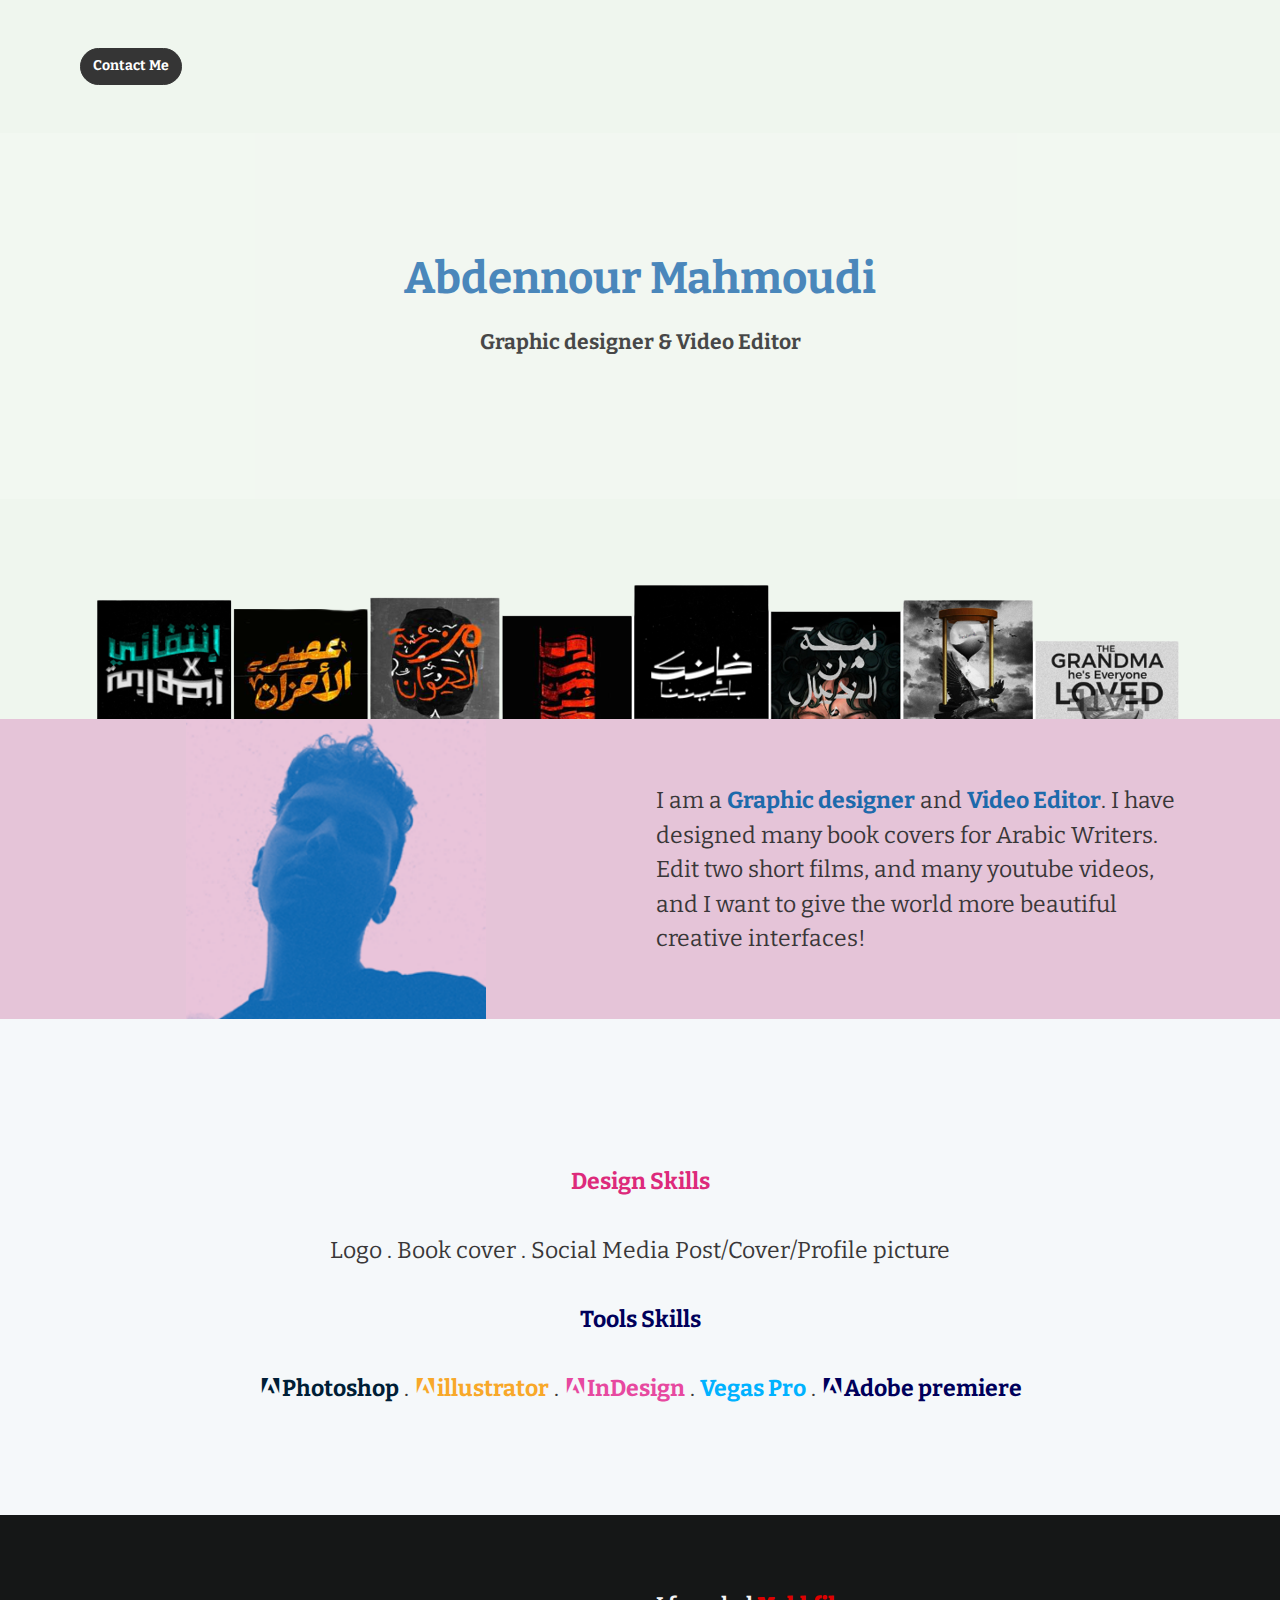
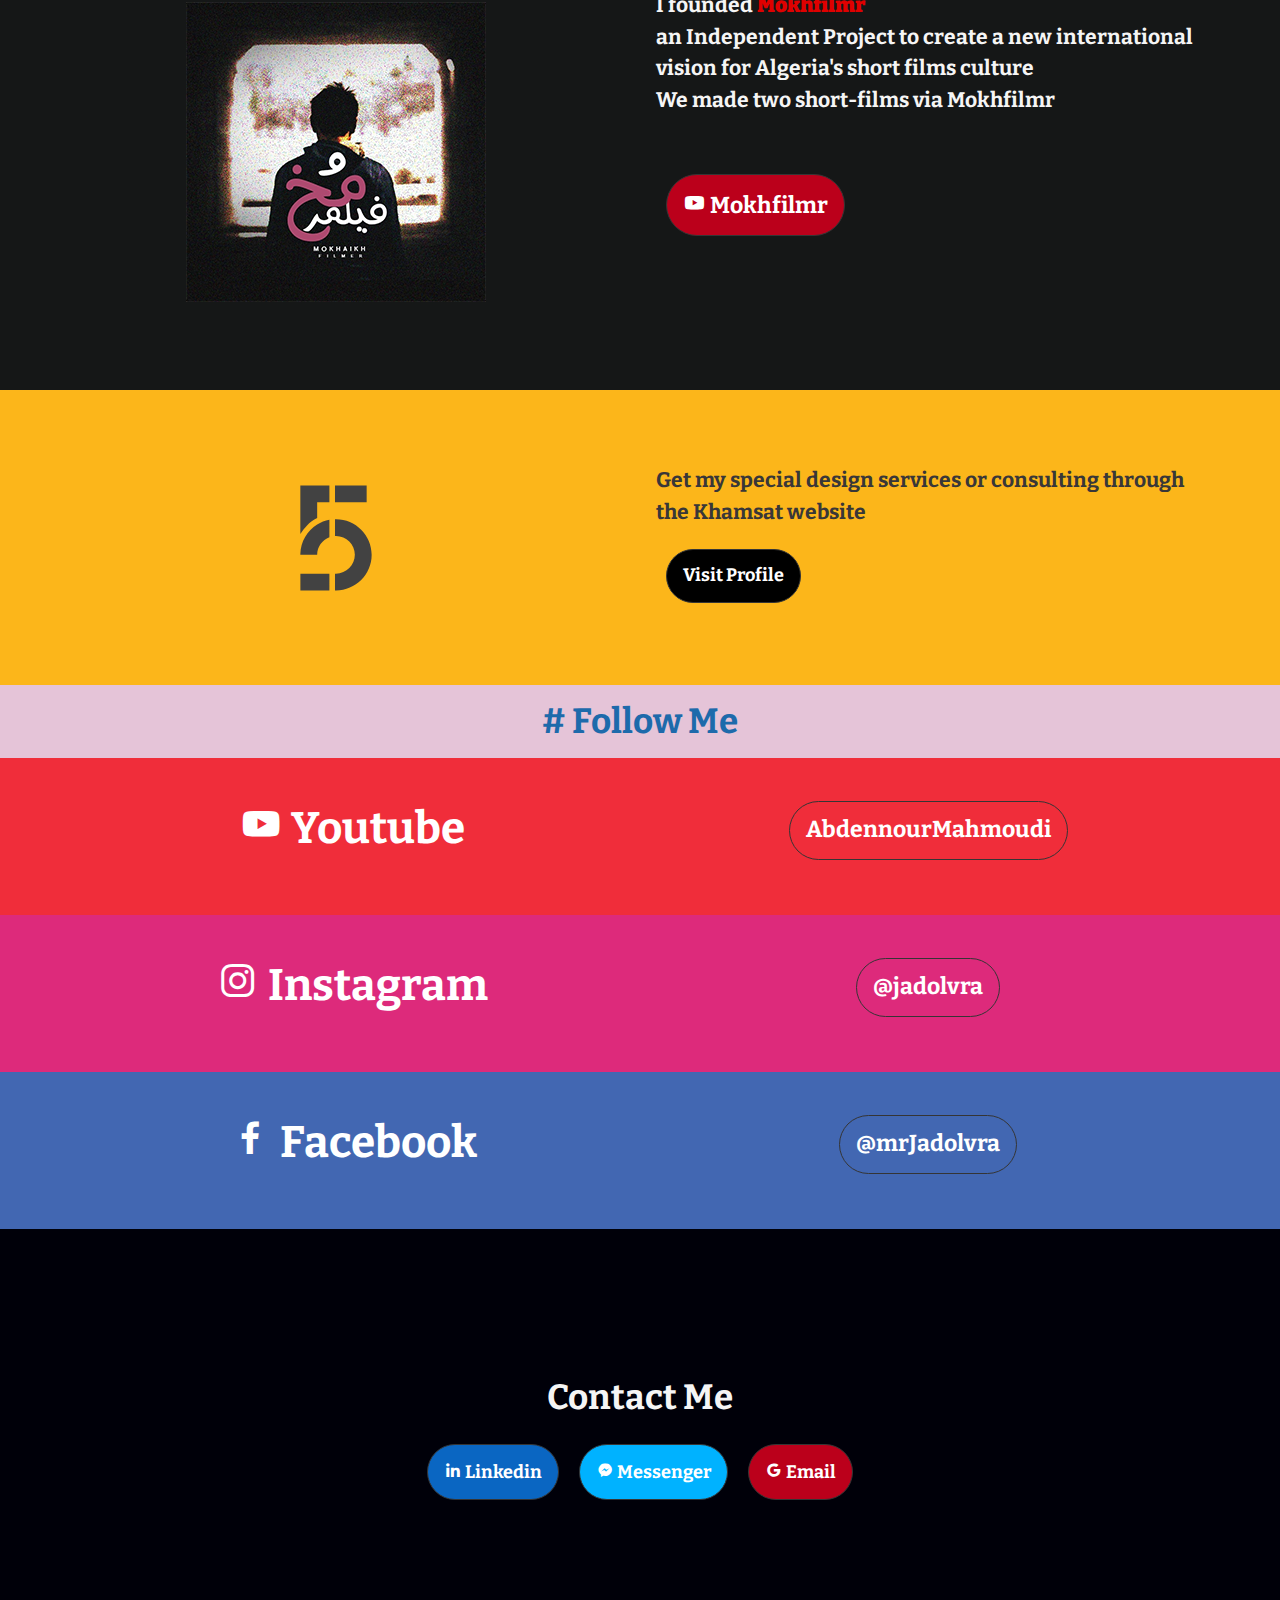
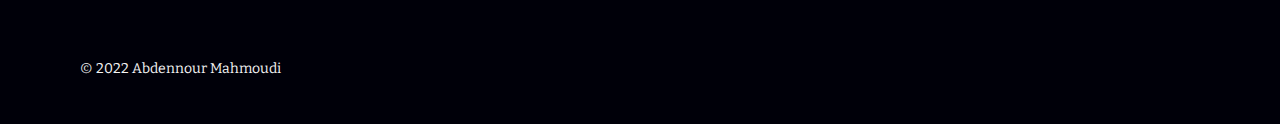
<file: index.html>
<!DOCTYPE html>
<html lang="en">

  <head>
    <!-- META -->
    <meta charset="UTF-8">
    <meta name="viewport" content="width=device-width, initial-scale=1">
    <meta name="description" content="Abdennour Mahmoudi Website">
    <meta name="author" content="AbdennourMahmoudi">
    <meta name="referrer" content="unsafe-url">
    <meta name="robots" content="index, follow">
    <!-- SPEED -->
    <link rel="preconnect" href="https://res.cloudinary.com">
    <link rel="dns-prefetch" href="https://res.cloudinary.com">
    <link rel="preconnect" href="https://fonts.googleapis.com">
    <link rel="dns-prefetch" href="https://fonts.googleapis.com">
    <link rel="preconnect" href="https://fonts.gstatic.com">
    <link rel="dns-prefetch" href="https://fonts.gstatic.com">
    <!-- LINK -->
    <link rel="icon" type="image/png" href="#" sizes="48x48">
    <!-- PERFORMANCE -->
    <link rel="preload" as="style" href="style.css">
    <link rel="stylesheet" href="style.css">
    <link href="https://cdn.jsdelivr.net/npm/boxicons@2.0.5/css/boxicons.min.css" rel="stylesheet">


    <link rel="preconnect" href="https://fonts.googleapis.com"> 
    <link rel="preconnect" href="https://fonts.gstatic.com" crossorigin> 
    <link href="https://fonts.googleapis.com/css2?family=Bitter:wght@400;500;600&display=swap" rel="stylesheet">

    <!-- TITLE -->
    <title>Abdennour Mahmoudi</title>
  </head>

  <body>
    <header role="banner" class="ui-section-header" style="background-color: #EFF6EE;">
      <div class="ui-layout-container">
        <div class="ui-section-header__layout ui-layout-flex">
          <a href="#contact" role="link" aria-label="#" class="ui-component-button ui-component-button-small ui-component-button-primary">
            Contact Me
          </a>
        </div>
      </div>
    </header>

    <main role="main">

      <section class="ui-section-hero" style="background-color: #EFF6EE;
opacity: 0.8;
background-size: 20px 20px;
background-position: 0 0,10px 10px;
      ">
        <div class="ui-layout-container">
          <div class="ui-layout-column-6 ui-layout-column-center">
            
            <h1 style="color: #1D6AAB;">Abdennour Mahmoudi</h1>
            <h3>Graphic designer & Video Editor</h3>
            


          </div>
          
        </div>
      </section>
      <div style="background-color: #EFF6EE;">
        <img src="assets/img/works.png" loading="lazy">
      </div>
      
      <section class="ui-section-customer" style="background-color: #E5C4D8;">
        <div class="ui-layout-container">
          <div class="ui-section-feature__layout ui-layout-grid ui-layout-grid-2">
            <img src="assets/img/pic.png" style="height: 300px;" loading="lazy" alt="#" class="ui-image-half-left">
            <div>
              
              <p class="ui-text-intro" style="color: #393738;"> 
                I am a <b style="color: #1D6AAB;">Graphic designer</b> and <b style="color: #1D6AAB;">Video Editor</b>. I have designed many book covers for Arabic Writers. Edit two short films, and many youtube videos, and I want to give the world more beautiful creative interfaces! 
                </p>
              
            </div>
          </div>
        </div>
      </section>
       
      <section class="ui-section-customer" style="background-color: #F5F8FA;">
        <div class="ui-layout-container">
          <div class="ui-section-feature__layout ui-layout-grid ui-layout-grid-1">
            <br><br><br>
            <div>
              
              <p class="ui-text-intro" style="color: #393738;text-align: center;"> 
                <b style="color: #DD2A7B;">Design Skills</b> 
                <br> 
                <br> 
                Logo .  Book cover . Social Media Post/Cover/Profile picture
                <br>
                <br>
                <b style="color: #00005b;">Tools  Skills</b> 
                <br> 
                <br> 
                <b style="color: #001E36;"><i class="bx bxl-adobe"></i>Photoshop</b> 
                .  
                <b style="color: #f8a829;"><i class="bx bxl-adobe"></i>illustrator</b> 
                . 
                <b style="color: #E749A0;"><i class="bx bxl-adobe"></i>InDesign</b>
                . 
                <b style="color: #00B2FF;"><i class="bx bxl-sony"></i>Vegas Pro</b>
                . 
                <b style="color: #00005b;"><i class="bx bxl-adobe"></i>Adobe premiere</b>
                </p>
              <br><br><br>
            </div>
          </div>
        </div>
      </section>
      
      <section class="ui-section-customer" style="background-color: #151717;">
        <div class="ui-layout-container">
          <div class="ui-section-feature__layout ui-layout-grid ui-layout-grid-2">
            <img src="assets/img/Mokhfilmr.png" loading="lazy" alt="#" class="ui-image-half-left">
            <div>
            </br>
          </br>
              <h3 style="color: #F5F5F5;">I founded <b style="color: #df0000;">Mokhfilmr</b> <br>an Independent Project to create a new international vision for Algeria's short films culture  
              <br>
              We made two short-films via Mokhfilmr
              </h3>
              <br>
              <p class="ui-text-intro" style="color: #393738;"> 
                <a href="https://www.youtube.com/c/Mokhfilmr" target=”_blank” role="link" aria-label="#" class="ui-component-button ui-component-button-normal ui-component-button-primary" style="background-color: #BB001B;color:#fff;margin: 10px;">
                  <i class="bx bxl-youtube"></i> Mokhfilmr</a>   
              
                <br>
                
                </p>
              </br></br></br>
            </div>
          </div>
        </div>
      </section>     

      <section class="ui-section-customer" style="background-color: #FCB61A;">
        <div class="ui-layout-container">
          <div class="ui-section-feature__layout ui-layout-grid ui-layout-grid-2">

            <img src="assets/img/khamsat.svg" style="height: 250px;width: 250px;" loading="lazy" alt="#" class="ui-image-half-left">

            <div>
            </br>
          </br>
              <h3 style="color: #393738;">
                Get my special design services or consulting through the Khamsat website
              </h3>
              <a href="https://khamsat.com/user/jadolvra"  target=”_blank” role="link" aria-label="#" class="ui-component-button ui-component-button-normal ui-component-button-primary" style="background-color: #000;color:#fff;margin: 10px;">
                Visit Profile</a>  
              <p class="ui-text-intro" style="color: #393738;"></p>
              </br></br>
            </div>
          </div>
        </div>
      </section>

      <section class="ui-section-customer" style="background-color: #E5C4D8;">
        <div class="ui-layout-container">
          <div class="ui-section-feature__layout ui-layout-grid ui-layout-grid-1">
            <h2 style="color: #1D6AAB;margin-top: 15px;"> 
              # Follow Me </h2>
          </div>
        </div>
      </section>

    
      <section class="ui-section-customer" style="background-color: #F02D3A;">
        <div class="ui-layout-container">
          <div class="ui-section-feature__layout ui-layout-grid ui-layout-grid-2">

            <h1 style="color: #fff;">
              <i class="bx bxl-youtube"></i> Youtube </h1>
            <div>
            </br>
              <h2 style="color: #393738;"></h2>
              <p class="ui-text-intro" style="color: #F02D3A;"> 
                <a href="https://www.youtube.com/c/AbdennourMahmoudi"  target=”_blank” role="link" aria-label="#" class="ui-component-button ui-component-button-normal ui-component-button-primary" style="background-color: #F02D3A;color:#fff;margin: 10px;">
                  AbdennourMahmoudi</a>  
                </p>
              </br>
            </div>
          </div>
        </div>
      </section>

      <section class="ui-section-customer" style="background-color: #DD2A7B;">
        <div class="ui-layout-container">
          <div class="ui-section-feature__layout ui-layout-grid ui-layout-grid-2">

            <h1 style="color: #fff;"> <i class="bx bxl-instagram"></i> Instagram</h1>
            <div>
            </br>
              <h2 style="color: #393738;"></h2>
              <p class="ui-text-intro" style="color: #DD2A7B;"> 
                <a href="https://www.instagram.com/jadolvra"  target=”_blank” role="link" aria-label="#" class="ui-component-button ui-component-button-normal ui-component-button-primary" style="background-color: #DD2A7B;color:#fff;margin: 10px;">
                  @jadolvra</a>                  
                </p>
              </br>
            </div>
          </div>
        </div>
      </section>

      <section class="ui-section-customer" style="background-color: #4267B2;">
        <div class="ui-layout-container">
          <div class="ui-section-feature__layout ui-layout-grid ui-layout-grid-2">

            <h1 style="color: #fff;"> <i class="bx bxl-facebook"></i> Facebook</h1>
            <div>
            </br>
              <h2 style="color: #393738;"></h2>
              <p class="ui-text-intro" style="color: #4267B2;"> 
                <a href="https://www.facebook.com/mrJadolvra"  target=”_blank” role="link" aria-label="#" class="ui-component-button ui-component-button-normal ui-component-button-primary" style="background-color: #4267B2;color:#fff;margin: 10px;">
                  @mrJadolvra</a>                  
                </p>
              </br>
            </div>
          </div>
        </div>
      </section>

      <section id="contact" class="ui-section-close" style="background-color: #000009;">
        <div class="ui-layout-container">
          <div class="ui-layout-column-6 ui-layout-column-center" style="padding-bottom: 100px;">
          </br><h2 style="color: #F5F5F5;">Contact Me</h2>
            <div class=" ui-layout-flex" style="white-space: nowrap; ">
              <a href="/" target=”_blank” role="link" aria-label="#" class="ui-component-button ui-component-button-normal ui-component-button-primary" style="background-color: #0A66C2;color:#fff;margin: 10px;">
                <i class="bx bxl-linkedin"></i> Linkedin </a>         
                  <a href="/" target=”_blank” role="link" aria-label="#" class="ui-component-button ui-component-button-normal ui-component-button-primary" style="background-color: #00B2FF;color:#fff;margin: 10px;">
                    <i class="bx bxl-messenger"></i> Messenger </a>    
              <a href="mailto: /" target=”_blank” role="link" aria-label="#" class="ui-component-button ui-component-button-normal ui-component-button-primary" style="background-color: #BB001B;color:#fff;margin: 10px;">
                <i class="bx bxl-google"></i> Email</a>              
            </div>
          </div>
        </div>
      </section>

    </main>
    <footer role="contentinfo" class="ui-section-footer" style="background-color: #000009;">
      <div class="ui-layout-container">
        <div class="ui-section-footer__layout ui-layout-flex">
          <p class="ui-section-footer--copyright ui-text-note" style="color: #F5F5F5;"><small>&copy; 2022 Abdennour Mahmoudi</small></p>

          <nav role="navigation" class="ui-section-footer--nav ui-section-footer--social ui-layout-flex">

          </nav>

        </div>
      </div>
    </footer>
  </body>
</html>
</file>
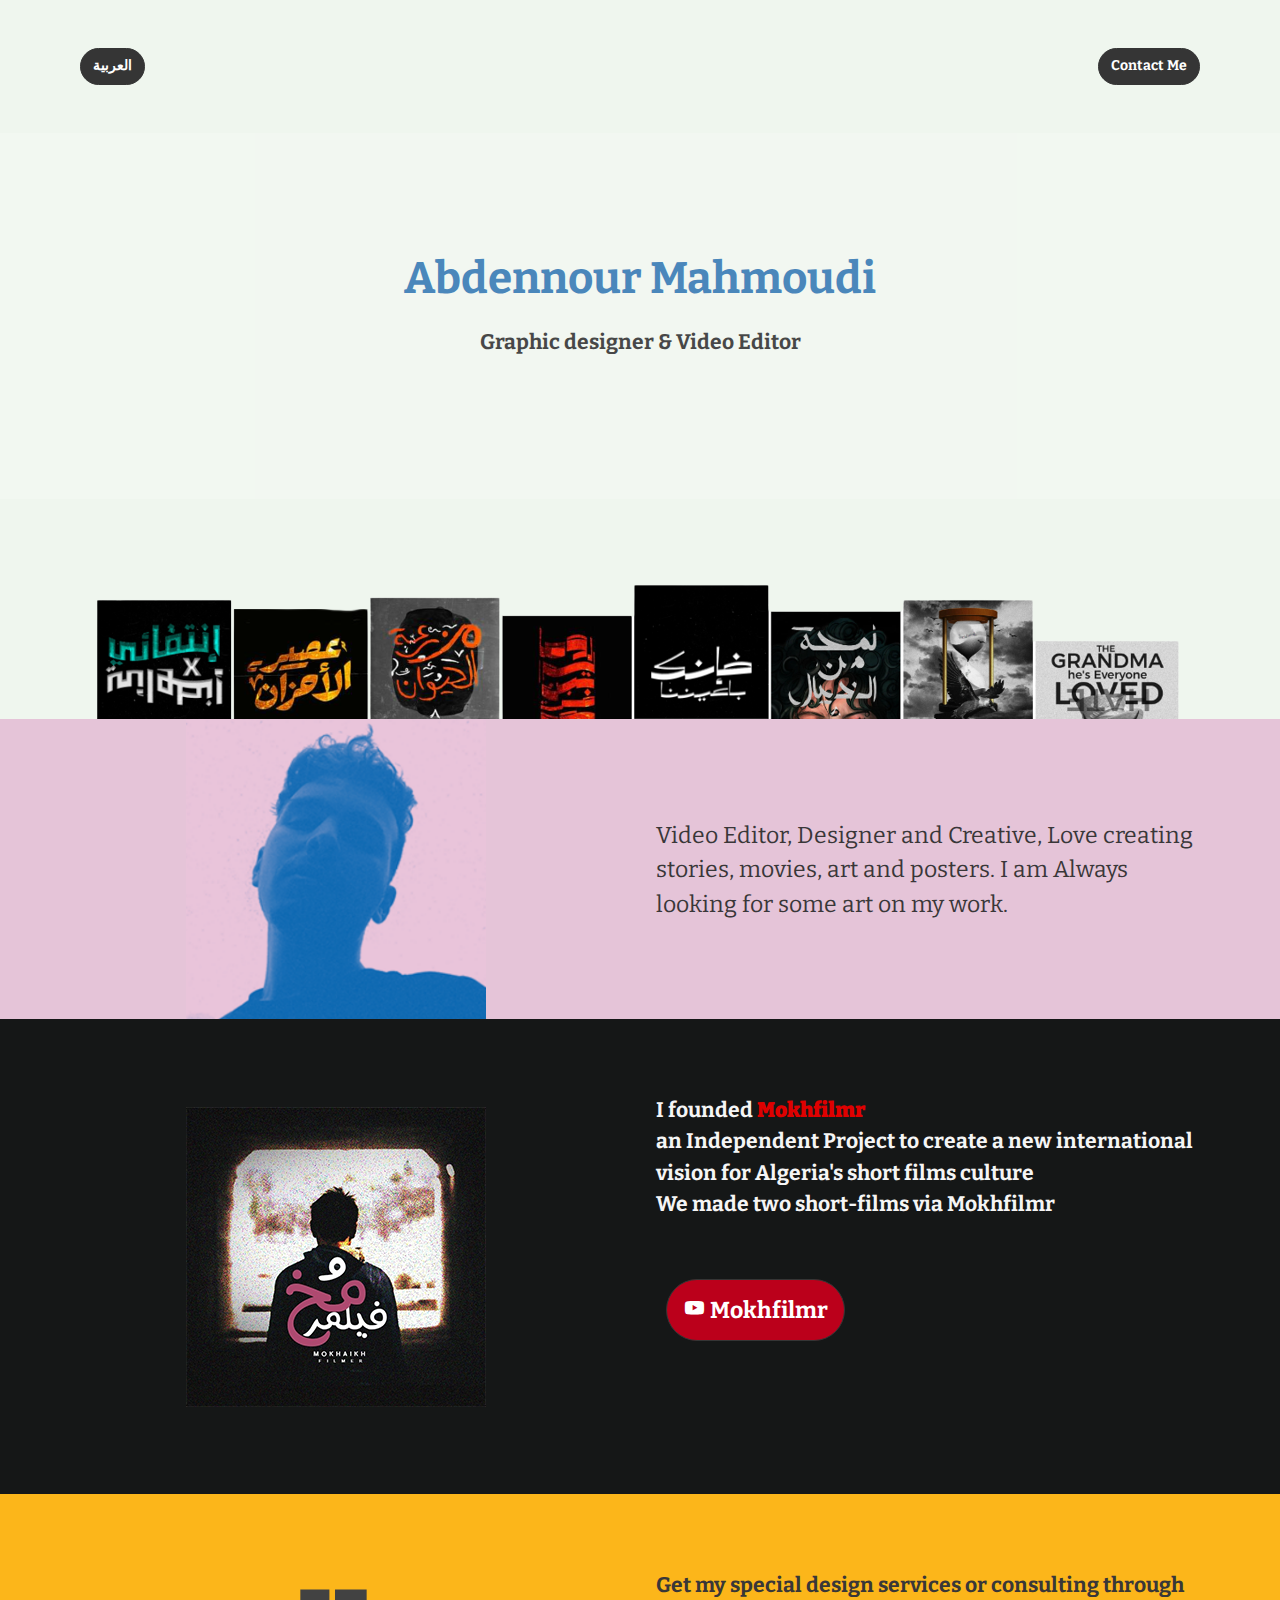
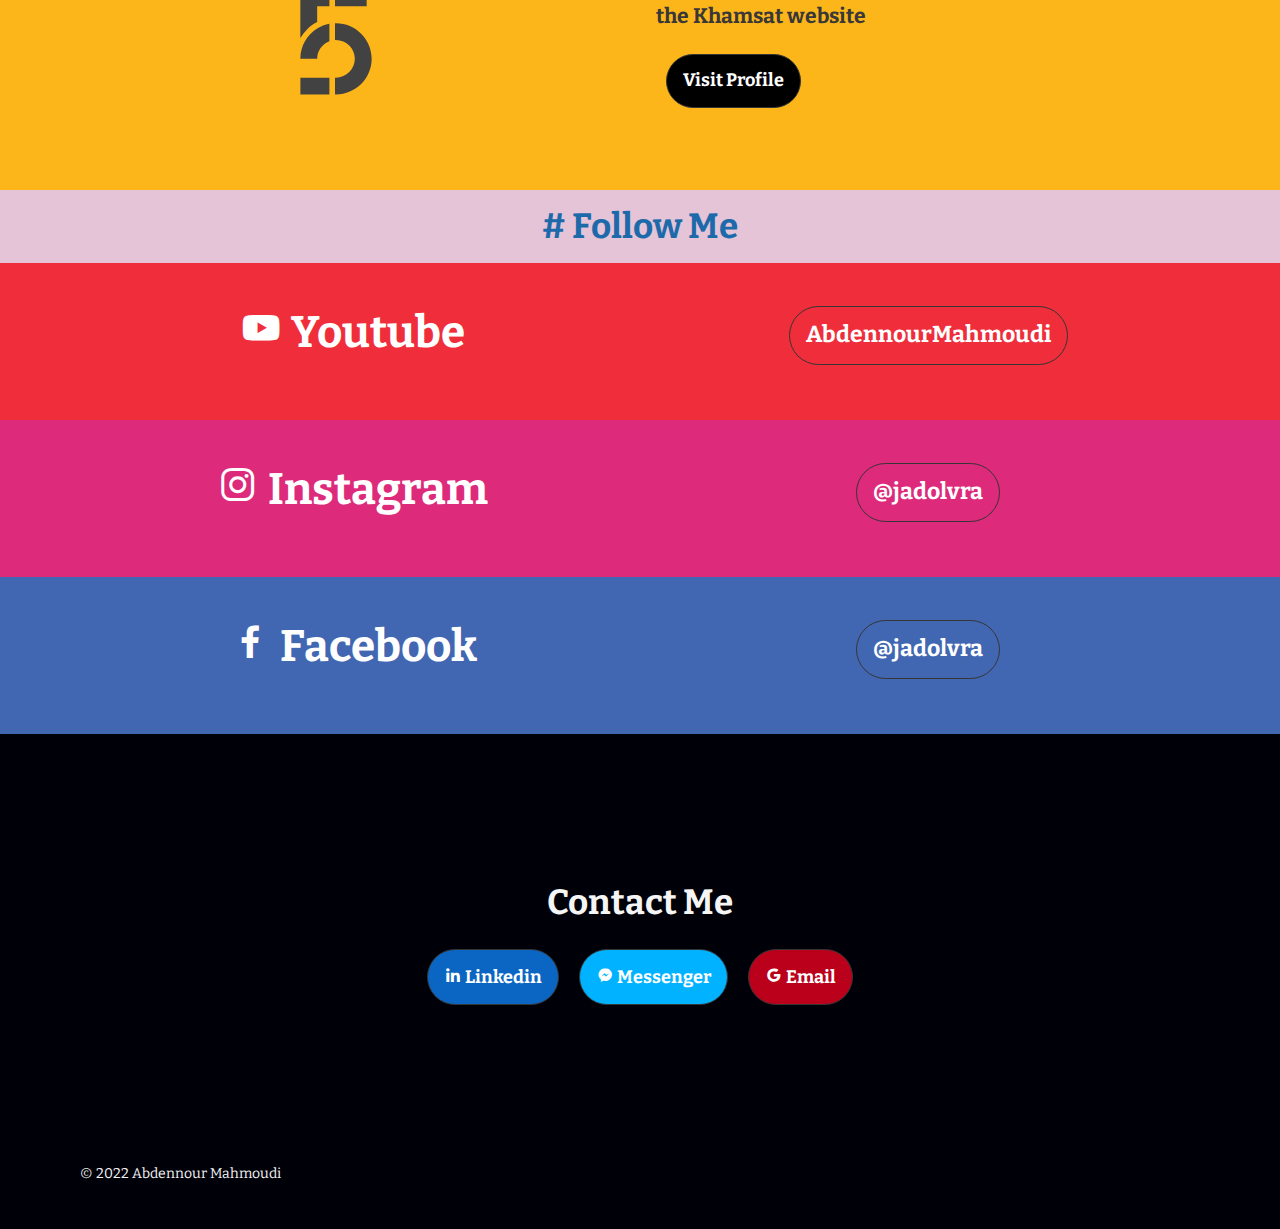
<file: docs/index.html>
<!DOCTYPE html>
<html lang="en">

  <head>
    <!-- META -->
    <meta charset="UTF-8">
    <meta name="viewport" content="width=device-width, initial-scale=1">
    <meta name="description" content="Abdennour Mahmoudi Website">
    <meta name="author" content="AbdennourMahmoudi">
    <meta name="referrer" content="unsafe-url">
    <meta name="robots" content="index, follow">
    <!-- SPEED -->
    <link rel="preconnect" href="https://res.cloudinary.com">
    <link rel="dns-prefetch" href="https://res.cloudinary.com">
    <link rel="preconnect" href="https://fonts.googleapis.com">
    <link rel="dns-prefetch" href="https://fonts.googleapis.com">
    <link rel="preconnect" href="https://fonts.gstatic.com">
    <link rel="dns-prefetch" href="https://fonts.gstatic.com">
    <!-- LINK -->
    <link rel="icon" type="image/png" href="#" sizes="48x48">
    <!-- PERFORMANCE -->
    <link rel="preload" as="style" href="style.css">
    <link rel="stylesheet" href="style.css">
    <link href="https://cdn.jsdelivr.net/npm/boxicons@2.0.5/css/boxicons.min.css" rel="stylesheet">


    <link rel="preconnect" href="https://fonts.googleapis.com"> 
    <link rel="preconnect" href="https://fonts.gstatic.com" crossorigin> 
    <link href="https://fonts.googleapis.com/css2?family=Bitter:wght@400;500;600&display=swap" rel="stylesheet">

    <!-- TITLE -->
    <title>Abdennour Mahmoudi</title>
<style>
    :root {
      --ui-typography-typeface: 'Bitter', serif;
    }
</style>

  </head>

  <body>



    <header role="banner" class="ui-section-header" style="background-color: #EFF6EE;">
      <div class="ui-layout-container">
        <div class="ui-section-header__layout ui-layout-flex">
          <a href="./ar.html" role="link" aria-label="#" class="ui-component-button ui-component-button-small ui-component-button-primary">
            العربية
          </a>
          <a href="#contact" role="link" aria-label="#" class="ui-component-button ui-component-button-small ui-component-button-primary">
            Contact Me
          </a>
        </div>
      </div>
    </header>

    <main role="main">

      <section class="ui-section-hero" style="background-color: #EFF6EE;
opacity: 0.8;
background-size: 20px 20px;
background-position: 0 0,10px 10px;
      ">
        <div class="ui-layout-container">
          <div class="ui-layout-column-6 ui-layout-column-center">
            
            <h1 style="color: #1D6AAB;">Abdennour Mahmoudi</h1>
            <h3>Graphic designer & Video Editor</h3>
            


          </div>
          
        </div>
      </section>
      <div style="background-color: #EFF6EE;">
        <img src="assets/img/works.png" loading="lazy">
      </div>
      
      <section class="ui-section-customer" style="background-color: #E5C4D8;">
        <div class="ui-layout-container">
          <div class="ui-section-feature__layout ui-layout-grid ui-layout-grid-2">
            <img src="assets/img/pic.png" style="height: 300px;" loading="lazy" alt="#" class="ui-image-half-left">
            <div>
              
              <p class="ui-text-intro" style="color: #393738;"> 

Video Editor, Designer and Creative, Love creating stories, movies, art and posters. 
I am Always looking for some art on my work. 

                <!-- I am a <b style="color: #1D6AAB;">Graphic designer</b> and <b style="color: #1D6AAB;">Video Editor</b>. I have designed many book covers for Arabic Writers. Edit two short films, and many youtube videos, and I want to give the world more beautiful creative interfaces!  -->
               
              </p>
              
            </div>
          </div>
        </div>
      </section>
       
            <!-- <section class="ui-section-customer" style="background-color: #E5C4D8;">
              <div class="ui-layout-container">
                <div class="ui-layout-column-6 ui-layout-column-center">
                  <div>

                    <h4>Founder of Mokh studio®</h4>
                    
                    <p class="ui-text-intro" style="color: #393738;"> 
      
                      I love to design  posters of movies and book covers
                        
                    </p>
                    
                  </div>
                </div>
              </div>
            </section> -->

      <!-- <section class="ui-section-customer" style="background-color: #F5F8FA;">
        <div class="ui-layout-container">
          <div class="ui-section-feature__layout ui-layout-grid ui-layout-grid-1">
            <br><br><br>
            <div>
              
              <p class="ui-text-intro" style="color: #393738;text-align: center;"> 
                <b style="color: #DD2A7B;">Design Skills</b> 
                <br> 
                <br> 
                Logo .  Book cover . Social Media Post/Cover/Profile picture
                <br>
                <br>
                <b style="color: #00005b;">Tools  Skills</b> 
                <br> 
                <br> 
                <b style="color: #001E36;"><i class="bx bxl-adobe"></i>Photoshop</b> 
                .  
                <b style="color: #f8a829;"><i class="bx bxl-adobe"></i>illustrator</b> 
                . 
                <b style="color: #E749A0;"><i class="bx bxl-adobe"></i>InDesign</b>
                . 
                <b style="color: #00B2FF;"><i class="bx bxl-sony"></i>Vegas Pro</b>
                . 
                <b style="color: #00005b;"><i class="bx bxl-adobe"></i>Adobe premiere</b>
                </p>
              <br><br><br>
            </div>
          </div>
        </div>
      </section> -->
      
      <section class="ui-section-customer" style="background-color: #151717;">
        <div class="ui-layout-container">
          <div class="ui-section-feature__layout ui-layout-grid ui-layout-grid-2">
            <img src="assets/img/Mokhfilmr.png" loading="lazy" alt="#" class="ui-image-half-left">
            <div>
            </br>
          </br>
              <h3 style="color: #F5F5F5;">I founded <b style="color: #df0000;">Mokhfilmr</b> <br>an Independent Project to create a new international vision for Algeria's short films culture  
              <br>
              We made two short-films via Mokhfilmr
              </h3>
              <br>
              <p class="ui-text-intro" style="color: #393738;"> 
                <a href="https://www.youtube.com/c/Mokhfilmr" target=”_blank” role="link" aria-label="#" class="ui-component-button ui-component-button-normal ui-component-button-primary" style="background-color: #BB001B;color:#fff;margin: 10px;">
                  <i class="bx bxl-youtube"></i> Mokhfilmr</a>   
              
                <br>
                
                </p>
              </br></br></br>
            </div>
          </div>
        </div>
      </section>     

      <section class="ui-section-customer" style="background-color: #FCB61A;">
        <div class="ui-layout-container">
          <div class="ui-section-feature__layout ui-layout-grid ui-layout-grid-2">

            <img src="assets/img/khamsat.svg" style="height: 250px;width: 250px;" loading="lazy" alt="#" class="ui-image-half-left">

            <div>
            </br>
          </br>
              <h3 style="color: #393738;">
                Get my special design services or consulting through the Khamsat website
              </h3>
              <a href="https://khamsat.com/user/jadolvra"  target=”_blank” role="link" aria-label="#" class="ui-component-button ui-component-button-normal ui-component-button-primary" style="background-color: #000;color:#fff;margin: 10px;">
                Visit Profile</a>  
              <p class="ui-text-intro" style="color: #393738;"></p>
              </br></br>
            </div>
          </div>
        </div>
      </section>

      <section class="ui-section-customer" style="background-color: #E5C4D8;">
        <div class="ui-layout-container">
          <div class="ui-section-feature__layout ui-layout-grid ui-layout-grid-1">
            <h2 style="color: #1D6AAB;margin-top: 15px;"> 
              # Follow Me </h2>
          </div>
        </div>
      </section>

    
      <section class="ui-section-customer" style="background-color: #F02D3A;">
        <div class="ui-layout-container">
          <div class="ui-section-feature__layout ui-layout-grid ui-layout-grid-2">

            <h1 style="color: #fff;">
              <i class="bx bxl-youtube"></i> Youtube </h1>
            <div>
            </br>
              <h2 style="color: #393738;"></h2>
              <p class="ui-text-intro" style="color: #F02D3A;"> 
                <a href="https://www.youtube.com/c/AbdennourMahmoudi"  target=”_blank” role="link" aria-label="#" class="ui-component-button ui-component-button-normal ui-component-button-primary" style="background-color: #F02D3A;color:#fff;margin: 10px;">
                  AbdennourMahmoudi</a>  
                </p>
              </br>
            </div>
          </div>
        </div>
      </section>

      <section class="ui-section-customer" style="background-color: #DD2A7B;">
        <div class="ui-layout-container">
          <div class="ui-section-feature__layout ui-layout-grid ui-layout-grid-2">

            <h1 style="color: #fff;"> <i class="bx bxl-instagram"></i> Instagram</h1>
            <div>
            </br>
              <h2 style="color: #393738;"></h2>
              <p class="ui-text-intro" style="color: #DD2A7B;"> 
                <a href="https://www.instagram.com/jadolvra"  target=”_blank” role="link" aria-label="#" class="ui-component-button ui-component-button-normal ui-component-button-primary" style="background-color: #DD2A7B;color:#fff;margin: 10px;">
                  @jadolvra</a>                  
                </p>
              </br>
            </div>
          </div>
        </div>
      </section>

      <section class="ui-section-customer" style="background-color: #4267B2;">
        <div class="ui-layout-container">
          <div class="ui-section-feature__layout ui-layout-grid ui-layout-grid-2">

            <h1 style="color: #fff;"> <i class="bx bxl-facebook"></i> Facebook</h1>
            <div>
            </br>
              <h2 style="color: #393738;"></h2>
              <p class="ui-text-intro" style="color: #4267B2;"> 
                <a href="https://www.facebook.com/jadolvra"  target=”_blank” role="link" aria-label="#" class="ui-component-button ui-component-button-normal ui-component-button-primary" style="background-color: #4267B2;color:#fff;margin: 10px;">
                  @jadolvra</a>                  
                </p>
              </br>
            </div>
          </div>
        </div>
      </section>

      <section id="contact" class="ui-section-close" style="background-color: #000009;">
        <div class="ui-layout-container">
          <div class="ui-layout-column-6 ui-layout-column-center" style="padding-bottom: 100px;">
          </br><h2 style="color: #F5F5F5;">Contact Me</h2>
            <div class=" ui-layout-flex" style="white-space: nowrap; ">
              <a href="https://www.linkedin.com/in/jadolvra" target=”_blank” role="link" aria-label="#" class="ui-component-button ui-component-button-normal ui-component-button-primary" style="background-color: #0A66C2;color:#fff;margin: 10px;">
                <i class="bx bxl-linkedin"></i> Linkedin </a>         
                  <a href="https://www.messenger.com/t/jadolvra" target=”_blank” role="link" aria-label="#" class="ui-component-button ui-component-button-normal ui-component-button-primary" style="background-color: #00B2FF;color:#fff;margin: 10px;">
                    <i class="bx bxl-messenger"></i> Messenger </a>    
              <a href="mailto: /" target=”_blank” role="link" aria-label="#" class="ui-component-button ui-component-button-normal ui-component-button-primary" style="background-color: #BB001B;color:#fff;margin: 10px;">
                <i class="bx bxl-google"></i> Email</a>              
            </div>
          </div>
        </div>
      </section>

    </main>
    <footer role="contentinfo" class="ui-section-footer" style="background-color: #000009;">
      <div class="ui-layout-container">
        <div class="ui-section-footer__layout ui-layout-flex">
          <p class="ui-section-footer--copyright ui-text-note" style="color: #F5F5F5;"><small>&copy; 2022 Abdennour Mahmoudi</small></p>

          <nav role="navigation" class="ui-section-footer--nav ui-section-footer--social ui-layout-flex">

          </nav>

        </div>
      </div>
    </footer>
  </body>
</html>
</file>
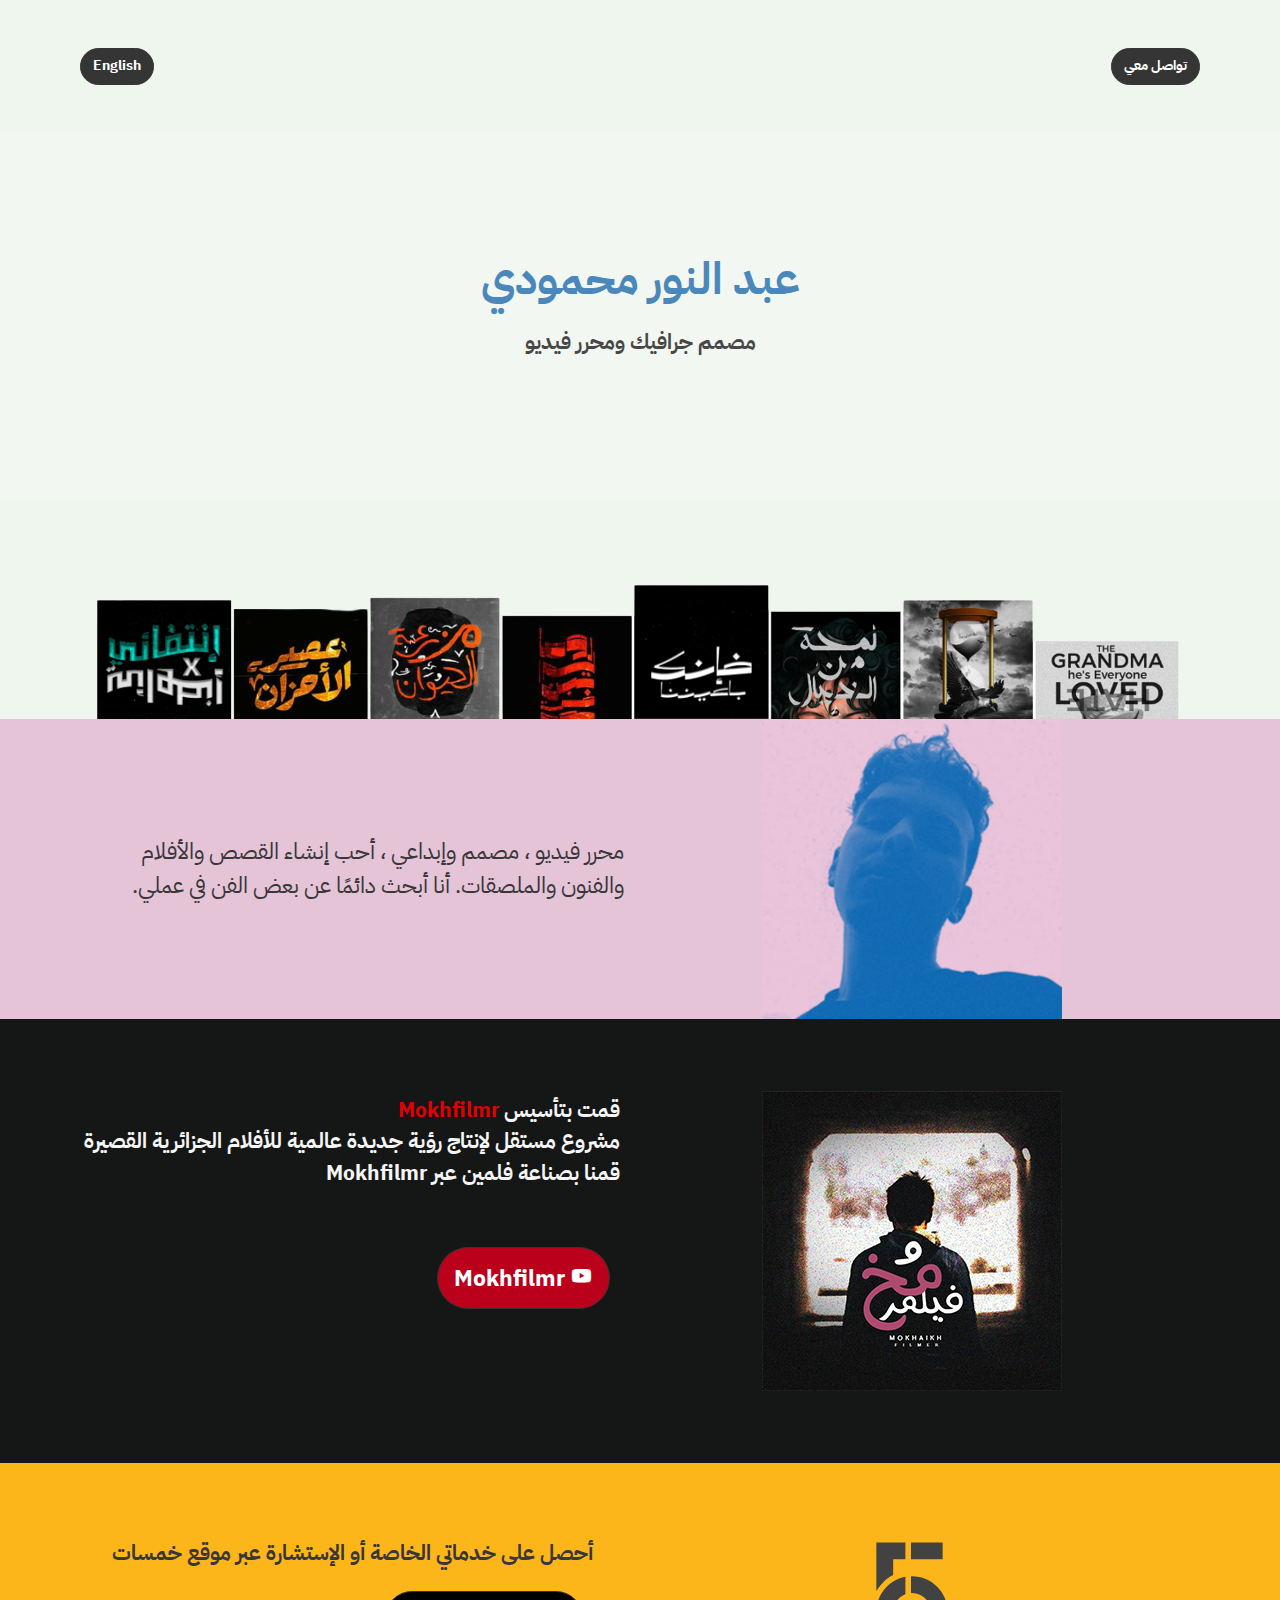
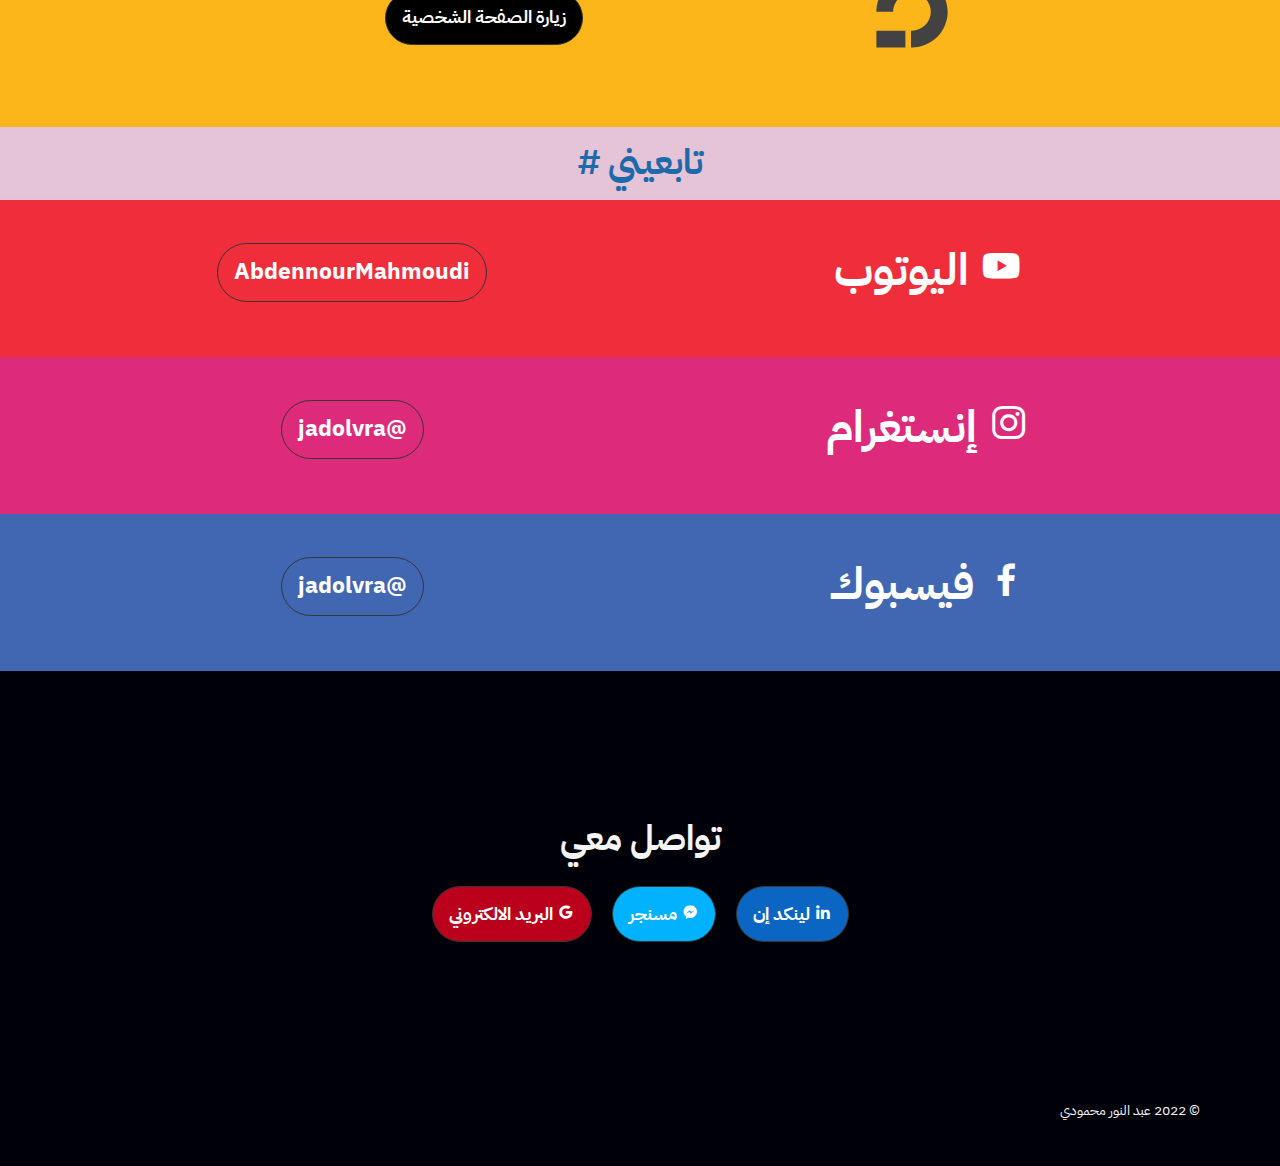
<file: docs/ar.html>
<!DOCTYPE html>
<html dir="rtl" lang="ar">

  <head>
    <!-- META -->
    <meta charset="UTF-8">
    <meta name="viewport" content="width=device-width, initial-scale=1">
    <meta name="description" content="Abdennour Mahmoudi Website">
    <meta name="author" content="AbdennourMahmoudi">
    <meta name="referrer" content="unsafe-url">
    <meta name="robots" content="index, follow">
    <!-- SPEED -->
    <link rel="preconnect" href="https://res.cloudinary.com">
    <link rel="dns-prefetch" href="https://res.cloudinary.com">
    <link rel="preconnect" href="https://fonts.googleapis.com">
    <link rel="dns-prefetch" href="https://fonts.googleapis.com">
    <link rel="preconnect" href="https://fonts.gstatic.com">
    <link rel="dns-prefetch" href="https://fonts.gstatic.com">
    <!-- LINK -->
    <link rel="icon" type="image/png" href="#" sizes="48x48">
    <!-- PERFORMANCE -->
    <link rel="preload" as="style" href="style.css">
    <link rel="stylesheet" href="style.css">
    <link href="https://cdn.jsdelivr.net/npm/boxicons@2.0.5/css/boxicons.min.css" rel="stylesheet">


    <link rel="preconnect" href="https://fonts.googleapis.com"> 
    <link rel="preconnect" href="https://fonts.gstatic.com" crossorigin> 
    <link href="https://fonts.googleapis.com/css2?family=Bitter:wght@400;500;600&family=IBM+Plex+Sans+Arabic:wght@400;500;700&display=swap" rel="stylesheet">

    <!-- TITLE -->
    <title>عبد النور محمودي</title>

    <style>
      :root {
        --ui-typography-typeface:'IBM Plex Sans Arabic', sans-serif;
      }
    </style>
  </head>

  <body>

    <header role="banner" class="ui-section-header" style="background-color: #EFF6EE;">
      <div class="ui-layout-container">
        <div class="ui-section-header__layout ui-layout-flex">
          <a href="#contact" role="link" aria-label="#" class="ui-component-button ui-component-button-small ui-component-button-primary">
            تواصل معي
          </a>
          <a href="./index.html" role="link" aria-label="#" class="ui-component-button ui-component-button-small ui-component-button-primary">
            English
          </a>
        </div>
      </div>
    </header>

    <main role="main">

      <section class="ui-section-hero" style="background-color: #EFF6EE;
opacity: 0.8;
background-size: 20px 20px;
background-position: 0 0,10px 10px;
      ">
        <div class="ui-layout-container">
          <div class="ui-layout-column-6 ui-layout-column-center">
            
            <h1 style="color: #1D6AAB;">عبد النور محمودي</h1>
            <h3>مصمم جرافيك ومحرر فيديو</h3>
          
          </div>
          
        </div>
      </section>
      <div style="background-color: #EFF6EE;">
        <img src="assets/img/works.png" loading="lazy">
      </div>
      
      <section class="ui-section-customer" style="background-color: #E5C4D8;">
        <div class="ui-layout-container">
          <div class="ui-section-feature__layout ui-layout-grid ui-layout-grid-2">
            <img src="assets/img/pic.png" style="height: 300px;" loading="lazy" alt="#" class="ui-image-half-left">
            <div>
              
              <p class="ui-text-intro" style="color: #393738;"> 

                محرر فيديو ، مصمم وإبداعي ، أحب إنشاء القصص والأفلام والفنون والملصقات.
أنا أبحث دائمًا عن بعض الفن في عملي.

                <!-- أنا
                <b style="color: #1D6AAB;">
                 مصمم جرافيك
                </b>
                  و
                  <b style="color: #1D6AAB;">
                  محرر فيديو
                </b>
                  .
                   قمت بتصميم العديد من أغلف  الكتب للكتاب الناطقين بالعربية، قمت بتحرير وإخراج فلمين قصيرين، أريد إعطاء العالم واجهات جميلة ومبدعةّ.
                </p> -->
              
            </div>
          </div>
        </div>
      </section>
       
      <!-- <section class="ui-section-customer" style="background-color: #E5C4D8;">
        <div class="ui-layout-container">
          <div class="ui-layout-column-6 ui-layout-column-center">
            <div>

              <h4>Mokh studio® مؤسس</h4>
              
              <p class="ui-text-intro" style="color: #393738;"> 
                أحب تصميم بوسترات الافلام والكتب
                  
              </p>
              
            </div>
          </div>
        </div>
      </section> -->

      <!-- <section class="ui-section-customer" style="background-color: #F5F8FA;">
        <div class="ui-layout-container">
          <div class="ui-section-feature__layout ui-layout-grid ui-layout-grid-1">
            <br><br><br>
            <div>
              
              <p class="ui-text-intro" style="color: #393738;text-align: center;"> 
                <b style="color: #DD2A7B;">مهارات التصميم</b> 
                <br> 
                <br> 
                الهويات البصرية . أغلفة الكتب . منشورات/أغلفة/صور لصفحات التواصل الإجتماعي
                <br>
                <br>
                <b style="color: #00005b;">مهارات الأدوات</b> 
                <br> 
                <br> 
                <b style="color: #001E36;"><i class="bx bxl-adobe"></i>فوتوشوب</b> 
                .  
                <b style="color: #f8a829;"><i class="bx bxl-adobe"></i>إليستريتور</b> 
                . 
                <b style="color: #E749A0;"><i class="bx bxl-adobe"></i>إنديزاين</b>
                . 
                <b style="color: #00B2FF;"><i class="bx bxl-sony"></i>فيقاس برو</b>
                . 
                <b style="color: #00005b;"><i class="bx bxl-adobe"></i>أدوبي بريمير برو</b>
                </p>
              <br><br><br>
            </div>
          </div>
        </div>
      </section> -->
      
      <section class="ui-section-customer" style="background-color: #151717;">
        <div class="ui-layout-container">
          <div class="ui-section-feature__layout ui-layout-grid ui-layout-grid-2">
            <img src="assets/img/Mokhfilmr.png" loading="lazy" alt="#" class="ui-image-half-left">
            <div>
            </br>
          </br>
              <h3 style="color: #F5F5F5;">
                قمت بتأسيس
                <b style="color: #df0000;">
                  Mokhfilmr
                </b> 
                <br>
                مشروع مستقل لإنتاج رؤية جديدة عالمية للأفلام الجزائرية القصيرة
              <br>
              قمنا بصناعة فلمين عبر
              Mokhfilmr
              </h3>
              <br>
              <p class="ui-text-intro" style="color: #393738;"> 
                <a href="https://www.youtube.com/c/Mokhfilmr" target=”_blank” role="link" aria-label="#" class="ui-component-button ui-component-button-normal ui-component-button-primary" style="background-color: #BB001B;color:#fff;margin: 10px;">
                  <i class="bx bxl-youtube"></i> Mokhfilmr</a>   
              
                <br>
                
                </p>
              </br></br></br>
            </div>
          </div>
        </div>
      </section>     

      <section class="ui-section-customer" style="background-color: #FCB61A;">
        <div class="ui-layout-container">
          <div class="ui-section-feature__layout ui-layout-grid ui-layout-grid-2">

            <img src="assets/img/khamsat.svg" style="height: 250px;width: 250px;" loading="lazy" alt="#" class="ui-image-half-left">

            <div>
            </br>
          </br>
              <h3 style="color: #393738;">
                أحصل على خدماتي الخاصة أو الإستشارة عبر موقع خمسات
              </h3>
              <a href="https://khamsat.com/user/jadolvra"  target=”_blank” role="link" aria-label="#" class="ui-component-button ui-component-button-normal ui-component-button-primary" style="background-color: #000;color:#fff;margin: 10px;">
                زيارة الصفحة الشخصية</a>  
              <p class="ui-text-intro" style="color: #393738;"></p>
              </br></br>
            </div>
          </div>
        </div>
      </section>

      <section class="ui-section-customer" style="background-color: #E5C4D8;">
        <div class="ui-layout-container">
          <div class="ui-section-feature__layout ui-layout-grid ui-layout-grid-1">
            <h2 style="color: #1D6AAB;margin-top: 15px;"> 
               تابعيني #
              </h2>
          </div>
        </div>
      </section>

    
      <section class="ui-section-customer" style="background-color: #F02D3A;">
        <div class="ui-layout-container">
          <div class="ui-section-feature__layout ui-layout-grid ui-layout-grid-2">

            <h1 style="color: #fff;">
              <i class="bx bxl-youtube"></i> اليوتوب </h1>
            <div>
            </br>
              <h2 style="color: #393738;"></h2>
              <p class="ui-text-intro" style="color: #F02D3A;"> 
                <a href="https://www.youtube.com/c/AbdennourMahmoudi"  target=”_blank” role="link" aria-label="#" class="ui-component-button ui-component-button-normal ui-component-button-primary" style="background-color: #F02D3A;color:#fff;margin: 10px;">
                  AbdennourMahmoudi</a>  
                </p>
              </br>
            </div>
          </div>
        </div>
      </section>

      <section class="ui-section-customer" style="background-color: #DD2A7B;">
        <div class="ui-layout-container">
          <div class="ui-section-feature__layout ui-layout-grid ui-layout-grid-2">

            <h1 style="color: #fff;"> <i class="bx bxl-instagram"></i> إنستغرام</h1>
            <div>
            </br>
              <h2 style="color: #393738;"></h2>
              <p class="ui-text-intro" style="color: #DD2A7B;"> 
                <a href="https://www.instagram.com/jadolvra"  target=”_blank” role="link" aria-label="#" class="ui-component-button ui-component-button-normal ui-component-button-primary" style="background-color: #DD2A7B;color:#fff;margin: 10px;">
                  @jadolvra</a>                  
                </p>
              </br>
            </div>
          </div>
        </div>
      </section>

      <section class="ui-section-customer" style="background-color: #4267B2;">
        <div class="ui-layout-container">
          <div class="ui-section-feature__layout ui-layout-grid ui-layout-grid-2">

            <h1 style="color: #fff;"> <i class="bx bxl-facebook"></i> فيسبوك</h1>
            <div>
            </br>
              <h2 style="color: #393738;"></h2>
              <p class="ui-text-intro" style="color: #4267B2;"> 
                <a href="https://www.facebook.com/jadolvra"  target=”_blank” role="link" aria-label="#" class="ui-component-button ui-component-button-normal ui-component-button-primary" style="background-color: #4267B2;color:#fff;margin: 10px;">
                  @jadolvra</a>                  
                </p>
              </br>
            </div>
          </div>
        </div>
      </section>

      <section id="contact" class="ui-section-close" style="background-color: #000009;">
        <div class="ui-layout-container">
          <div class="ui-layout-column-6 ui-layout-column-center" style="padding-bottom: 100px;">
          </br><h2 style="color: #F5F5F5;">تواصل معي</h2>
            <div class=" ui-layout-flex" style="white-space: nowrap; ">
              <a href="https://www.linkedin.com/in/jadolvra" target=”_blank” role="link" aria-label="#" class="ui-component-button ui-component-button-normal ui-component-button-primary" style="background-color: #0A66C2;color:#fff;margin: 10px;">
                <i class="bx bxl-linkedin"></i> لينكد إن </a>         
                  <a href="https://www.messenger.com/t/jadolvra" target=”_blank” role="link" aria-label="#" class="ui-component-button ui-component-button-normal ui-component-button-primary" style="background-color: #00B2FF;color:#fff;margin: 10px;">
                    <i class="bx bxl-messenger"></i> مسنجر </a>    
              <a href="mailto: /" target=”_blank” role="link" aria-label="#" class="ui-component-button ui-component-button-normal ui-component-button-primary" style="background-color: #BB001B;color:#fff;margin: 10px;">
                <i class="bx bxl-google"></i> البريد الالكتروني</a>              
            </div>
          </div>
        </div>
      </section>

    </main>
    <footer role="contentinfo" class="ui-section-footer" style="background-color: #000009;">
      <div class="ui-layout-container">
        <div class="ui-section-footer__layout ui-layout-flex">
          <p class="ui-section-footer--copyright ui-text-note" style="color: #F5F5F5;"><small>&copy; 2022 عبد النور محمودي</small></p>

          <nav role="navigation" class="ui-section-footer--nav ui-section-footer--social ui-layout-flex">

          </nav>

        </div>
      </div>
    </footer>
  </body>
</html>
</file>
<file: style.css>
/*--------------------------------------------------------------
TABLE OF CONTENT
----------------------------------------------------------------
1.0 VARIABLE
|  1.1 COLOR
|  1.2 TYPOGRAPHY
|  1.3 LAYOUT
2.0 FOUNDATION
3.0 TYPOGRAPHY
4.0 IMAGE
5.0 LAYOUT
6.0 COMPONENT
|  6.1 CTA
|  6.2 BUTTON
|  6.3 LIST
7.0 SECTION
|  7.1 HEADER
|  7.2 HERO
|  7.3 CUSTOMER
|  7.4 FEATURE
|  7.5 TESTIMONIAL
|  7.6 CLOSE
|  7.7 FOOTER
8.0 MEDIA
|  8.1 768PX
|  8.2 1024PX
|  8.3 1200PX
--------------------------------------------------------------*/

/*--------------------------------------------------------------
1.0 VARIABLE
--------------------------------------------------------------*/

:root {

  /*------------------------------------------------------------
  |
  | 1.1 COLOR
  |
  ------------------------------------------------------------*/

  --ui-color-brand: #353535;

  /* COLOR PALETTE */

  --ui-color-n-000: #fff;
  --ui-color-n-025: #fafafa;
  --ui-color-n-050: #f5f5f5;
  --ui-color-n-300: #aeaeae;
  --ui-color-n-500: #353535;
  --ui-color-n-900: #1a1a1a;

  /* BACKGROUND COLOR */
  
  --ui-color-background-primary  : var(--ui-color-n-000);
  --ui-color-background-secondary: var(--ui-color-n-050);
  --ui-color-background-tertiary : var(--ui-color-n-025);

  /* TYPOGRAPHY COLOR */

  --ui-color-typography-heading: var(--ui-color-n-500);
  --ui-color-typography-body   : var(--ui-color-n-900);
  --ui-color-typography-note   : var(--ui-color-n-300);
  --ui-color-typography-button : var(--ui-color-n-000);

  /*------------------------------------------------------------
  |
  | 1.2 TYPOGRAPHY
  |
  ------------------------------------------------------------*/

  --ui-typography-typeface: 'Bitter', serif;


  /* FONT SIZE */

  --ui-typography-h1: 1.9375rem;
  --ui-typography-h2: 1.5625rem;
  --ui-typography-p : 1rem;
  --ui-typography-s : .8125rem;

  /* LEADING */

  --ui-typography-h1-leading: 1.2;
  --ui-typography-h2-leading: 1.2;
  --ui-typography-p-leading : 1.5;

  /* MARGIN */

  --ui-typography-margin-heading: .75rem;
  --ui-typography-margin-body   : 1.125rem;

  /*------------------------------------------------------------
  |
  | 1.3 LAYOUT
  |
  ------------------------------------------------------------*/
  
  --ui-layout-container: 1.25rem;
  --ui-layout-grid     : 3.625rem;
  --ui-layout-gutter   : 1rem;

  /* GAP */
  
  --ui-gap-cta        : .75rem;
  --ui-gap-hero       : 2rem;
  --ui-gap-customer   : 2rem;
  --ui-gap-feature    : 2rem;
  --ui-gap-testimonial: 2rem;

  /* BORDER RADIUS */
  
  --ui-radius-avatar: 5rem;
  --ui-radius-button: 5rem;

}

/*--------------------------------------------------------------
2.0 FOUNDATION
--------------------------------------------------------------*/

html { box-sizing: border-box; }

*,
*:before,
*:after { box-sizing: inherit; }

body {
  background-color: var(--ui-color-background-primary);
  color: var(--ui-color-typography-body);
  font-family: var(--ui-typography-typeface);
  font-feature-settings: "liga", "kern";
  font-size: var(--ui-typography-p);
  font-weight: 400;
  line-height: var(--ui-typography-p-leading);
  margin: 0 auto;
  text-rendering: optimizeLegibility;
  -webkit-font-smoothing: antialiased;
}

/*--------------------------------------------------------------
3.0 TYPOGRAPHY
--------------------------------------------------------------*/

a {
  color: var(--ui-color-brand);
  text-decoration: none;
}

h1,
h2,
p,
ul { margin-top: 0; }

h1,
h2 {
  color: var(--ui-color-typography-heading);
  margin-bottom: var(--ui-typography-margin-heading);
}

h1 {
  font-size: var(--ui-typography-h1);
  line-height: var(--ui-typography-h1-leading);
}

h2 {
  font-size: var(--ui-typography-h2);
  line-height: var(--ui-typography-h2-leading);
}

p,
ul { margin-bottom: var(--ui-typography-margin-body); }

p:last-child,
ul:last-child { margin-bottom: 0; }

ul { padding-left: 0; }

strong { font-weight: 700; }

small { font-size: var(--ui-typography-s); }

.ui-text-note {
  color: var(--ui-color-typography-note);
  line-height: 1;
}

/*--------------------------------------------------------------
4.0 IMAGE
--------------------------------------------------------------*/

img,
svg {
  display: block;
  height: auto;
  margin: 0 auto;
  max-width: 100%;
}

/*--------------------------------------------------------------
5.0 LAYOUT
--------------------------------------------------------------*/

.ui-layout-container {
  padding-left: var(--ui-layout-container);
  padding-right: var(--ui-layout-container);
}

.ui-layout-flex,
.ui-layout-grid {
  align-items: center;
  justify-content: center;
}

.ui-layout-flex { display: flex; }

.ui-layout-grid { display: grid; }

/*--------------------------------------------------------------
6.0 COMPONENT
--------------------------------------------------------------*/

/*--------------------------------------------------------------
|
| 6.1 CTA
|
--------------------------------------------------------------*/

.ui-component-cta {
  flex-direction: column;
  row-gap: var(--ui-gap-cta);
}

/*--------------------------------------------------------------
|
| 6.2 BUTTON
|
--------------------------------------------------------------*/

.ui-component-button {
  border: .0625rem solid var(--ui-color-brand);
  border-radius: var(--ui-radius-button);
  display: block;
  font-weight: 700;
  line-height: 1;
  text-align: center;
}

.ui-component-button-primary {
  background-color: var(--ui-color-brand);
  color: var(--ui-color-typography-button);
}

.ui-component-button-normal {
  padding: .75rem 1rem .875rem;
  width: fit-content;
}

.ui-component-button-small {
  font-size: var(--ui-typography-s);
  padding: .5rem .75rem .5625rem;
}

/*--------------------------------------------------------------
|
| 6.3 LIST
|
--------------------------------------------------------------*/

.ui-component-list {
  grid-template-columns: 1fr;
  row-gap: .75rem;
}

.ui-component-list--item {
  background-position: left center;
  background-repeat: no-repeat;
  background-size: 1.125rem;
  list-style: none;
  padding-left: 1.875rem;
}

.ui-component-list--item-check {
  background-image: url(https://res.cloudinary.com/uisual/image/upload/assets/icons/check.svg);
}

/*--------------------------------------------------------------
7.0 SECTION
--------------------------------------------------------------*/

/*--------------------------------------------------------------
|
| 7.1 HEADER
|
--------------------------------------------------------------*/

.ui-section-header {
  padding-bottom: 1.25rem;
  padding-top: 1.25rem;
}

.ui-section-header__layout { justify-content: space-between; }

/*--------------------------------------------------------------
|
| 7.2 HERO
|
--------------------------------------------------------------*/

.ui-section-hero {
  padding-bottom: 5rem;
  padding-top: 5rem;
  text-align: center;
}

.ui-section-hero--image { margin-top: var(--ui-gap-hero); }

/*--------------------------------------------------------------
|
| 7.3 CUSTOMER
|
--------------------------------------------------------------*/

.ui-section-customer__layout {
  flex-direction: column;
  row-gap: var(--ui-gap-customer);
}

.ui-section-customer--logo {
  height: 1.5rem;
  width: auto;
}

.ui-section-customer--logo-str { height: 1.75rem; }
  
.ui-section-customer--logo-bhn { height: 1.375rem; }

/*--------------------------------------------------------------
|
| 7.4 FEATURE
|
--------------------------------------------------------------*/

.ui-section-feature {
  padding-bottom: 5rem;
  padding-top: 5rem;
}

.ui-section-feature__layout { row-gap: var(--ui-gap-feature); }

.ui-section-feature__layout:nth-of-type(odd) div {
  grid-row-start: 1;
}

.ui-section-feature__layout:nth-of-type(even) {
  margin-bottom: 5rem;
  margin-top: 5rem;
}

/*--------------------------------------------------------------
|
| 7.5 TESTIMONIAL
|
--------------------------------------------------------------*/

.ui-section-testimonial {
  background-color: var(--ui-color-background-tertiary);
  padding-bottom: 5rem;
  padding-top: 5rem;
  text-align: center;
}

.ui-section-testimonial__layout {
  margin-top: var(--ui-gap-testimonial);
  row-gap: var(--ui-gap-testimonial);
}

.ui-section-testimonial--avatar {
  border-radius: var(--ui-radius-avatar);
  height: 5rem;
  width: 5rem;
}

.ui-section-testimonial--quote {
  margin-bottom: 1rem;
  margin-top: 1rem;
}

.ui-section-testimonial--author { line-height: 1.25; }

/*--------------------------------------------------------------
|
| 7.6 CLOSE
|
--------------------------------------------------------------*/

.ui-section-close {
  background-color: var(--ui-color-background-secondary);
  padding-top: 5rem;
  text-align: center;
}

/*--------------------------------------------------------------
|
| 7.7 FOOTER
|
--------------------------------------------------------------*/

.ui-section-footer {
  padding-bottom: 3rem;
  padding-top: 3rem;
}

.ui-section-footer__layout {
  flex-direction: column-reverse;
  row-gap: var(--ui-layout-gutter);
}

.ui-section-footer--copyright { margin-bottom: 0; }

.ui-section-footer--nav {
  column-gap: var(--ui-layout-gutter);
}

/*--------------------------------------------------------------
8.0 MEDIA
--------------------------------------------------------------*/

/*--------------------------------------------------------------
|
| 8.1 768PX
|
--------------------------------------------------------------*/

@media screen and (min-width: 48rem) {

  /*------------------------------------------------------------
  VARIABLE
  ------------------------------------------------------------*/
  
  :root {

    /*----------------------------------------------------------
    |
    | TYPOGRAPHY
    |
    ----------------------------------------------------------*/

    /* FONT SIZE */

    --ui-typography-h1: 2.1875rem;
    --ui-typography-h2: 1.75rem;
    --ui-typography-p : 1.125rem;
    --ui-typography-s : .875rem;

    /* MARGIN */

    --ui-typography-margin-body: 1.25rem;

    /*----------------------------------------------------------
    |
    | LAYOUT
    |
    ----------------------------------------------------------*/

    --ui-layout-container: 4.25rem;
    --ui-layout-gutter   : 1.5rem;

    /* GAP */

    --ui-gap-hero       : 3rem;
    --ui-gap-feature    : 3rem;
    --ui-gap-testimonial: 3rem;

  }

  /*------------------------------------------------------------
  IMAGE
  ------------------------------------------------------------*/

  .ui-image-half-left {
    padding-right: var(--ui-layout-gutter);
  }

  .ui-image-half-right {
    padding-left: var(--ui-layout-gutter);
  }

  /*------------------------------------------------------------
  LAYOUT
  ------------------------------------------------------------*/

  .ui-layout-container,
  .ui-layout-column-center {
    margin-left: auto;
    margin-right: auto;
  }

  .ui-layout-grid-2,
  .ui-layout-grid-3 {
    column-gap: var(--ui-layout-gutter);
    grid-template-columns: repeat(2, 1fr);
    justify-items: center;
  }

  .ui-layout-column-4 {
    width: calc((var(--ui-layout-grid) * 4) +
           (var(--ui-layout-gutter) * 3));
  }

  .ui-layout-column-6 {
    width: calc((var(--ui-layout-grid) * 6) +
           (var(--ui-layout-gutter) * 5));
  }

  /*------------------------------------------------------------
  COMPONENT
  ------------------------------------------------------------*/

  /*------------------------------------------------------------
  |
  | LIST
  |
  ------------------------------------------------------------*/

  .ui-component-list--item {
    background-size: 1.25rem;
    padding-left: 2rem;
  }

  /*------------------------------------------------------------
  SECTION
  ------------------------------------------------------------*/

  /*------------------------------------------------------------
  |
  | HEADER
  |
  ------------------------------------------------------------*/

  .ui-section-header {
    padding-bottom: 2rem;
    padding-top: 2rem;
  }

  /*------------------------------------------------------------
  |
  | CUSTOMER
  |
  ------------------------------------------------------------*/

  .ui-section-customer__layout {
    column-gap: var(--ui-gap-customer);
    flex-direction: row;
  }
  
  .ui-section-customer--logo {
    margin-left: 0;
    margin-right: 0;
  }

  /*------------------------------------------------------------
  |
  | FEATURE
  |
  ------------------------------------------------------------*/

  .ui-section-feature__layout:nth-of-type(odd) div {
    grid-row-start: initial;
  }

  /*------------------------------------------------------------
  |
  | FOOTER
  |
  ------------------------------------------------------------*/

  .ui-section-footer {
    padding-bottom: 2rem;
    padding-top: 2rem;
  }
  
  .ui-section-footer__layout {
    flex-direction: row;
    justify-content: space-between;
    position: relative;
  }

  .ui-section-footer--menu {
    left: 50%;
    position: absolute;
    transform: translateX(-50%);
  }

}

/*--------------------------------------------------------------
|
| 8.2 1024PX
|
--------------------------------------------------------------*/

@media screen and (min-width: 64rem) {

  /*------------------------------------------------------------
  VARIABLE
  ------------------------------------------------------------*/

  :root {

    /*----------------------------------------------------------
    |
    | LAYOUT
    |
    ----------------------------------------------------------*/

    --ui-layout-container: 0;
  
  }

  /*------------------------------------------------------------
  TYPOGRAPHY
  ------------------------------------------------------------*/

  a { transition: all 250ms ease; }

  a:not(.ui-component-button):hover {
    color: var(--ui-color-typography-body);
  }

  /*------------------------------------------------------------
  LAYOUT
  ------------------------------------------------------------*/
  
  .ui-layout-container { width: 60rem; }

  .ui-layout-grid-3 { grid-template-columns: repeat(3, 1fr); }

}

/*--------------------------------------------------------------
|
| 8.3 1200PX
|
--------------------------------------------------------------*/

@media screen and (min-width: 75rem) {

  /*------------------------------------------------------------
  VARIABLE
  ------------------------------------------------------------*/

  :root {

    /*----------------------------------------------------------
    |
    | TYPOGRAPHY
    |
    ----------------------------------------------------------*/

    /* FONT SIZE */

    --ui-typography-h1: 2.75rem;
    --ui-typography-h2: 2.1875rem;
    --ui-typography-h4: 1.4375rem;

    /* MARGIN */

    --ui-typography-margin-heading: 1rem;
    --ui-typography-margin-body   : 1.75rem;

    /*----------------------------------------------------------
    |
    | LAYOUT
    |
    ----------------------------------------------------------*/

    --ui-layout-grid  : 4rem;
    --ui-layout-gutter: 2rem;

    /* GAP */

    --ui-gap-hero       : 4rem;
    --ui-gap-customer   : 4rem;
    --ui-gap-feature    : 4rem;
    --ui-gap-testimonial: 4rem;
    
  }

  /*------------------------------------------------------------
  TYPOGRAPHY
  ------------------------------------------------------------*/

  .ui-text-intro { font-size: var(--ui-typography-h4); }

  /*------------------------------------------------------------
  LAYOUT
  ------------------------------------------------------------*/
  
  .ui-layout-container { width: 70rem; }

  /*------------------------------------------------------------
  COMPONENT
  ------------------------------------------------------------*/

  /*------------------------------------------------------------
  |
  | BUTTON
  |
  ------------------------------------------------------------*/

  .ui-component-button-normal {
    padding-bottom: 1.125rem;
    padding-top: 1rem;
  }

  .ui-component-button-small {
    padding-bottom: .6875rem;
    padding-top: .625rem;
  }

  /*------------------------------------------------------------
  SECTION
  ------------------------------------------------------------*/

  /*------------------------------------------------------------
  |
  | HEADER
  |
  ------------------------------------------------------------*/

  .ui-section-header {
    padding-bottom: 3rem;
    padding-top: 3rem;
  }

  /*------------------------------------------------------------
  |
  | HERO
  |
  ------------------------------------------------------------*/

  .ui-section-hero {
    padding-bottom: 7.5rem;
    padding-top: 7.5rem;
  }

  /*------------------------------------------------------------
  |
  | CUSTOMER
  |
  ------------------------------------------------------------*/

  .ui-section-customer--logo { height: 2rem; }
  
  .ui-section-customer--logo-str { height: 2.25rem; }
  
  .ui-section-customer--logo-bhn { height: 1.75rem; }

  /*------------------------------------------------------------
  |
  | FEATURE
  |
  ------------------------------------------------------------*/

  .ui-section-feature {
    padding-bottom: 7.5rem;
    padding-top: 7.5rem;
  }

  .ui-section-feature__layout:nth-of-type(even) {
    margin-bottom: 7.5rem;
    margin-top: 7.5rem;
  }

  /* LIST */

  .ui-component-list-feature {
    column-gap: var(--ui-layout-gutter);
    grid-template-columns: repeat(2, 1fr);
  }

  /*------------------------------------------------------------
  |
  | TESTIMONIAL
  |
  ------------------------------------------------------------*/

  .ui-section-testimonial {
    padding-bottom: 7.5rem;
    padding-top: 7.5rem;
  }

  /*------------------------------------------------------------
  |
  | CLOSE
  |
  ------------------------------------------------------------*/

  .ui-section-close { padding-top: 7.5rem; }
  
  /*------------------------------------------------------------
  |
  | FOOTER
  |
  ------------------------------------------------------------*/

  .ui-section-footer {
    padding-bottom: 3rem;
    padding-top: 3rem;
  }

}
</file>
<file: docs/style.css>
/*--------------------------------------------------------------
TABLE OF CONTENT
----------------------------------------------------------------
1.0 VARIABLE
|  1.1 COLOR
|  1.2 TYPOGRAPHY
|  1.3 LAYOUT
2.0 FOUNDATION
3.0 TYPOGRAPHY
4.0 IMAGE
5.0 LAYOUT
6.0 COMPONENT
|  6.1 CTA
|  6.2 BUTTON
|  6.3 LIST
7.0 SECTION
|  7.1 HEADER
|  7.2 HERO
|  7.3 CUSTOMER
|  7.4 FEATURE
|  7.5 TESTIMONIAL
|  7.6 CLOSE
|  7.7 FOOTER
8.0 MEDIA
|  8.1 768PX
|  8.2 1024PX
|  8.3 1200PX
--------------------------------------------------------------*/

/*--------------------------------------------------------------
1.0 VARIABLE
--------------------------------------------------------------*/

:root {

  /*------------------------------------------------------------
  |
  | 1.1 COLOR
  |
  ------------------------------------------------------------*/

  --ui-color-brand: #353535;

  /* COLOR PALETTE */

  --ui-color-n-000: #fff;
  --ui-color-n-025: #fafafa;
  --ui-color-n-050: #f5f5f5;
  --ui-color-n-300: #aeaeae;
  --ui-color-n-500: #353535;
  --ui-color-n-900: #1a1a1a;

  /* BACKGROUND COLOR */
  
  --ui-color-background-primary  : var(--ui-color-n-000);
  --ui-color-background-secondary: var(--ui-color-n-050);
  --ui-color-background-tertiary : var(--ui-color-n-025);

  /* TYPOGRAPHY COLOR */

  --ui-color-typography-heading: var(--ui-color-n-500);
  --ui-color-typography-body   : var(--ui-color-n-900);
  --ui-color-typography-note   : var(--ui-color-n-300);
  --ui-color-typography-button : var(--ui-color-n-000);

  /*------------------------------------------------------------
  |
  | 1.2 TYPOGRAPHY
  |
  ------------------------------------------------------------*/

  --ui-typography-typeface: 'Bitter', serif;


  /* FONT SIZE */

  --ui-typography-h1: 1.9375rem;
  --ui-typography-h2: 1.5625rem;
  --ui-typography-p : 1rem;
  --ui-typography-s : .8125rem;

  /* LEADING */

  --ui-typography-h1-leading: 1.2;
  --ui-typography-h2-leading: 1.2;
  --ui-typography-p-leading : 1.5;

  /* MARGIN */

  --ui-typography-margin-heading: .75rem;
  --ui-typography-margin-body   : 1.125rem;

  /*------------------------------------------------------------
  |
  | 1.3 LAYOUT
  |
  ------------------------------------------------------------*/
  
  --ui-layout-container: 1.25rem;
  --ui-layout-grid     : 3.625rem;
  --ui-layout-gutter   : 1rem;

  /* GAP */
  
  --ui-gap-cta        : .75rem;
  --ui-gap-hero       : 2rem;
  --ui-gap-customer   : 2rem;
  --ui-gap-feature    : 2rem;
  --ui-gap-testimonial: 2rem;

  /* BORDER RADIUS */
  
  --ui-radius-avatar: 5rem;
  --ui-radius-button: 5rem;

}

/*--------------------------------------------------------------
2.0 FOUNDATION
--------------------------------------------------------------*/

html { box-sizing: border-box; }

*,
*:before,
*:after { box-sizing: inherit; }

body {
  background-color: var(--ui-color-background-primary);
  color: var(--ui-color-typography-body);
  font-family: var(--ui-typography-typeface);
  font-feature-settings: "liga", "kern";
  font-size: var(--ui-typography-p);
  font-weight: 400;
  line-height: var(--ui-typography-p-leading);
  margin: 0 auto;
  text-rendering: optimizeLegibility;
  -webkit-font-smoothing: antialiased;
}

/*--------------------------------------------------------------
3.0 TYPOGRAPHY
--------------------------------------------------------------*/

a {
  color: var(--ui-color-brand);
  text-decoration: none;
}

h1,
h2,
p,
ul { margin-top: 0; }

h1,
h2 {
  color: var(--ui-color-typography-heading);
  margin-bottom: var(--ui-typography-margin-heading);
}

h1 {
  font-size: var(--ui-typography-h1);
  line-height: var(--ui-typography-h1-leading);
}

h2 {
  font-size: var(--ui-typography-h2);
  line-height: var(--ui-typography-h2-leading);
}

p,
ul { margin-bottom: var(--ui-typography-margin-body); }

p:last-child,
ul:last-child { margin-bottom: 0; }

ul { padding-left: 0; }

strong { font-weight: 700; }

small { font-size: var(--ui-typography-s); }

.ui-text-note {
  color: var(--ui-color-typography-note);
  line-height: 1;
}

/*--------------------------------------------------------------
4.0 IMAGE
--------------------------------------------------------------*/

img,
svg {
  display: block;
  height: auto;
  margin: 0 auto;
  max-width: 100%;
}

/*--------------------------------------------------------------
5.0 LAYOUT
--------------------------------------------------------------*/

.ui-layout-container {
  padding-left: var(--ui-layout-container);
  padding-right: var(--ui-layout-container);
}

.ui-layout-flex,
.ui-layout-grid {
  align-items: center;
  justify-content: center;
}

.ui-layout-flex { display: flex; }

.ui-layout-grid { display: grid; }

/*--------------------------------------------------------------
6.0 COMPONENT
--------------------------------------------------------------*/

/*--------------------------------------------------------------
|
| 6.1 CTA
|
--------------------------------------------------------------*/

.ui-component-cta {
  flex-direction: column;
  row-gap: var(--ui-gap-cta);
}

/*--------------------------------------------------------------
|
| 6.2 BUTTON
|
--------------------------------------------------------------*/

.ui-component-button {
  border: .0625rem solid var(--ui-color-brand);
  border-radius: var(--ui-radius-button);
  display: block;
  font-weight: 700;
  line-height: 1;
  text-align: center;
}

.ui-component-button-primary {
  background-color: var(--ui-color-brand);
  color: var(--ui-color-typography-button);
}

.ui-component-button-normal {
  padding: .75rem 1rem .875rem;
  width: fit-content;
}

.ui-component-button-small {
  font-size: var(--ui-typography-s);
  padding: .5rem .75rem .5625rem;
}

/*--------------------------------------------------------------
|
| 6.3 LIST
|
--------------------------------------------------------------*/

.ui-component-list {
  grid-template-columns: 1fr;
  row-gap: .75rem;
}

.ui-component-list--item {
  background-position: left center;
  background-repeat: no-repeat;
  background-size: 1.125rem;
  list-style: none;
  padding-left: 1.875rem;
}

.ui-component-list--item-check {
  background-image: url(https://res.cloudinary.com/uisual/image/upload/assets/icons/check.svg);
}

/*--------------------------------------------------------------
7.0 SECTION
--------------------------------------------------------------*/

/*--------------------------------------------------------------
|
| 7.1 HEADER
|
--------------------------------------------------------------*/

.ui-section-header {
  padding-bottom: 1.25rem;
  padding-top: 1.25rem;
}

.ui-section-header__layout { justify-content: space-between; }

/*--------------------------------------------------------------
|
| 7.2 HERO
|
--------------------------------------------------------------*/

.ui-section-hero {
  padding-bottom: 5rem;
  padding-top: 5rem;
  text-align: center;
}

.ui-section-hero--image { margin-top: var(--ui-gap-hero); }

/*--------------------------------------------------------------
|
| 7.3 CUSTOMER
|
--------------------------------------------------------------*/

.ui-section-customer__layout {
  flex-direction: column;
  row-gap: var(--ui-gap-customer);
}

.ui-section-customer--logo {
  height: 1.5rem;
  width: auto;
}

.ui-section-customer--logo-str { height: 1.75rem; }
  
.ui-section-customer--logo-bhn { height: 1.375rem; }

/*--------------------------------------------------------------
|
| 7.4 FEATURE
|
--------------------------------------------------------------*/

.ui-section-feature {
  padding-bottom: 5rem;
  padding-top: 5rem;
}

.ui-section-feature__layout { row-gap: var(--ui-gap-feature); }

.ui-section-feature__layout:nth-of-type(odd) div {
  grid-row-start: 1;
}

.ui-section-feature__layout:nth-of-type(even) {
  margin-bottom: 5rem;
  margin-top: 5rem;
}

/*--------------------------------------------------------------
|
| 7.5 TESTIMONIAL
|
--------------------------------------------------------------*/

.ui-section-testimonial {
  background-color: var(--ui-color-background-tertiary);
  padding-bottom: 5rem;
  padding-top: 5rem;
  text-align: center;
}

.ui-section-testimonial__layout {
  margin-top: var(--ui-gap-testimonial);
  row-gap: var(--ui-gap-testimonial);
}

.ui-section-testimonial--avatar {
  border-radius: var(--ui-radius-avatar);
  height: 5rem;
  width: 5rem;
}

.ui-section-testimonial--quote {
  margin-bottom: 1rem;
  margin-top: 1rem;
}

.ui-section-testimonial--author { line-height: 1.25; }

/*--------------------------------------------------------------
|
| 7.6 CLOSE
|
--------------------------------------------------------------*/

.ui-section-close {
  background-color: var(--ui-color-background-secondary);
  padding-top: 5rem;
  text-align: center;
}

/*--------------------------------------------------------------
|
| 7.7 FOOTER
|
--------------------------------------------------------------*/

.ui-section-footer {
  padding-bottom: 3rem;
  padding-top: 3rem;
}

.ui-section-footer__layout {
  flex-direction: column-reverse;
  row-gap: var(--ui-layout-gutter);
}

.ui-section-footer--copyright { margin-bottom: 0; }

.ui-section-footer--nav {
  column-gap: var(--ui-layout-gutter);
}

/*--------------------------------------------------------------
8.0 MEDIA
--------------------------------------------------------------*/

/*--------------------------------------------------------------
|
| 8.1 768PX
|
--------------------------------------------------------------*/

@media screen and (min-width: 48rem) {

  /*------------------------------------------------------------
  VARIABLE
  ------------------------------------------------------------*/
  
  :root {

    /*----------------------------------------------------------
    |
    | TYPOGRAPHY
    |
    ----------------------------------------------------------*/

    /* FONT SIZE */

    --ui-typography-h1: 2.1875rem;
    --ui-typography-h2: 1.75rem;
    --ui-typography-p : 1.125rem;
    --ui-typography-s : .875rem;

    /* MARGIN */

    --ui-typography-margin-body: 1.25rem;

    /*----------------------------------------------------------
    |
    | LAYOUT
    |
    ----------------------------------------------------------*/

    --ui-layout-container: 4.25rem;
    --ui-layout-gutter   : 1.5rem;

    /* GAP */

    --ui-gap-hero       : 3rem;
    --ui-gap-feature    : 3rem;
    --ui-gap-testimonial: 3rem;

  }

  /*------------------------------------------------------------
  IMAGE
  ------------------------------------------------------------*/

  .ui-image-half-left {
    padding-right: var(--ui-layout-gutter);
  }

  .ui-image-half-right {
    padding-left: var(--ui-layout-gutter);
  }

  /*------------------------------------------------------------
  LAYOUT
  ------------------------------------------------------------*/

  .ui-layout-container,
  .ui-layout-column-center {
    margin-left: auto;
    margin-right: auto;
  }

  .ui-layout-grid-2,
  .ui-layout-grid-3 {
    column-gap: var(--ui-layout-gutter);
    grid-template-columns: repeat(2, 1fr);
    justify-items: center;
  }

  .ui-layout-column-4 {
    width: calc((var(--ui-layout-grid) * 4) +
           (var(--ui-layout-gutter) * 3));
  }

  .ui-layout-column-6 {
    width: calc((var(--ui-layout-grid) * 6) +
           (var(--ui-layout-gutter) * 5));
  }

  /*------------------------------------------------------------
  COMPONENT
  ------------------------------------------------------------*/

  /*------------------------------------------------------------
  |
  | LIST
  |
  ------------------------------------------------------------*/

  .ui-component-list--item {
    background-size: 1.25rem;
    padding-left: 2rem;
  }

  /*------------------------------------------------------------
  SECTION
  ------------------------------------------------------------*/

  /*------------------------------------------------------------
  |
  | HEADER
  |
  ------------------------------------------------------------*/

  .ui-section-header {
    padding-bottom: 2rem;
    padding-top: 2rem;
  }

  /*------------------------------------------------------------
  |
  | CUSTOMER
  |
  ------------------------------------------------------------*/

  .ui-section-customer__layout {
    column-gap: var(--ui-gap-customer);
    flex-direction: row;
  }
  
  .ui-section-customer--logo {
    margin-left: 0;
    margin-right: 0;
  }

  /*------------------------------------------------------------
  |
  | FEATURE
  |
  ------------------------------------------------------------*/

  .ui-section-feature__layout:nth-of-type(odd) div {
    grid-row-start: initial;
  }

  /*------------------------------------------------------------
  |
  | FOOTER
  |
  ------------------------------------------------------------*/

  .ui-section-footer {
    padding-bottom: 2rem;
    padding-top: 2rem;
  }
  
  .ui-section-footer__layout {
    flex-direction: row;
    justify-content: space-between;
    position: relative;
  }

  .ui-section-footer--menu {
    left: 50%;
    position: absolute;
    transform: translateX(-50%);
  }

}

/*--------------------------------------------------------------
|
| 8.2 1024PX
|
--------------------------------------------------------------*/

@media screen and (min-width: 64rem) {

  /*------------------------------------------------------------
  VARIABLE
  ------------------------------------------------------------*/

  :root {

    /*----------------------------------------------------------
    |
    | LAYOUT
    |
    ----------------------------------------------------------*/

    --ui-layout-container: 0;
  
  }

  /*------------------------------------------------------------
  TYPOGRAPHY
  ------------------------------------------------------------*/

  a { transition: all 250ms ease; }

  a:not(.ui-component-button):hover {
    color: var(--ui-color-typography-body);
  }

  /*------------------------------------------------------------
  LAYOUT
  ------------------------------------------------------------*/
  
  .ui-layout-container { width: 60rem; }

  .ui-layout-grid-3 { grid-template-columns: repeat(3, 1fr); }

}

/*--------------------------------------------------------------
|
| 8.3 1200PX
|
--------------------------------------------------------------*/

@media screen and (min-width: 75rem) {

  /*------------------------------------------------------------
  VARIABLE
  ------------------------------------------------------------*/

  :root {

    /*----------------------------------------------------------
    |
    | TYPOGRAPHY
    |
    ----------------------------------------------------------*/

    /* FONT SIZE */

    --ui-typography-h1: 2.75rem;
    --ui-typography-h2: 2.1875rem;
    --ui-typography-h4: 1.4375rem;

    /* MARGIN */

    --ui-typography-margin-heading: 1rem;
    --ui-typography-margin-body   : 1.75rem;

    /*----------------------------------------------------------
    |
    | LAYOUT
    |
    ----------------------------------------------------------*/

    --ui-layout-grid  : 4rem;
    --ui-layout-gutter: 2rem;

    /* GAP */

    --ui-gap-hero       : 4rem;
    --ui-gap-customer   : 4rem;
    --ui-gap-feature    : 4rem;
    --ui-gap-testimonial: 4rem;
    
  }

  /*------------------------------------------------------------
  TYPOGRAPHY
  ------------------------------------------------------------*/

  .ui-text-intro { font-size: var(--ui-typography-h4); }

  /*------------------------------------------------------------
  LAYOUT
  ------------------------------------------------------------*/
  
  .ui-layout-container { width: 70rem; }

  /*------------------------------------------------------------
  COMPONENT
  ------------------------------------------------------------*/

  /*------------------------------------------------------------
  |
  | BUTTON
  |
  ------------------------------------------------------------*/

  .ui-component-button-normal {
    padding-bottom: 1.125rem;
    padding-top: 1rem;
  }

  .ui-component-button-small {
    padding-bottom: .6875rem;
    padding-top: .625rem;
  }

  /*------------------------------------------------------------
  SECTION
  ------------------------------------------------------------*/

  /*------------------------------------------------------------
  |
  | HEADER
  |
  ------------------------------------------------------------*/

  .ui-section-header {
    padding-bottom: 3rem;
    padding-top: 3rem;
  }

  /*------------------------------------------------------------
  |
  | HERO
  |
  ------------------------------------------------------------*/

  .ui-section-hero {
    padding-bottom: 7.5rem;
    padding-top: 7.5rem;
  }

  /*------------------------------------------------------------
  |
  | CUSTOMER
  |
  ------------------------------------------------------------*/

  .ui-section-customer--logo { height: 2rem; }
  
  .ui-section-customer--logo-str { height: 2.25rem; }
  
  .ui-section-customer--logo-bhn { height: 1.75rem; }

  /*------------------------------------------------------------
  |
  | FEATURE
  |
  ------------------------------------------------------------*/

  .ui-section-feature {
    padding-bottom: 7.5rem;
    padding-top: 7.5rem;
  }

  .ui-section-feature__layout:nth-of-type(even) {
    margin-bottom: 7.5rem;
    margin-top: 7.5rem;
  }

  /* LIST */

  .ui-component-list-feature {
    column-gap: var(--ui-layout-gutter);
    grid-template-columns: repeat(2, 1fr);
  }

  /*------------------------------------------------------------
  |
  | TESTIMONIAL
  |
  ------------------------------------------------------------*/

  .ui-section-testimonial {
    padding-bottom: 7.5rem;
    padding-top: 7.5rem;
  }

  /*------------------------------------------------------------
  |
  | CLOSE
  |
  ------------------------------------------------------------*/

  .ui-section-close { padding-top: 7.5rem; }
  
  /*------------------------------------------------------------
  |
  | FOOTER
  |
  ------------------------------------------------------------*/

  .ui-section-footer {
    padding-bottom: 3rem;
    padding-top: 3rem;
  }

}
</file>
